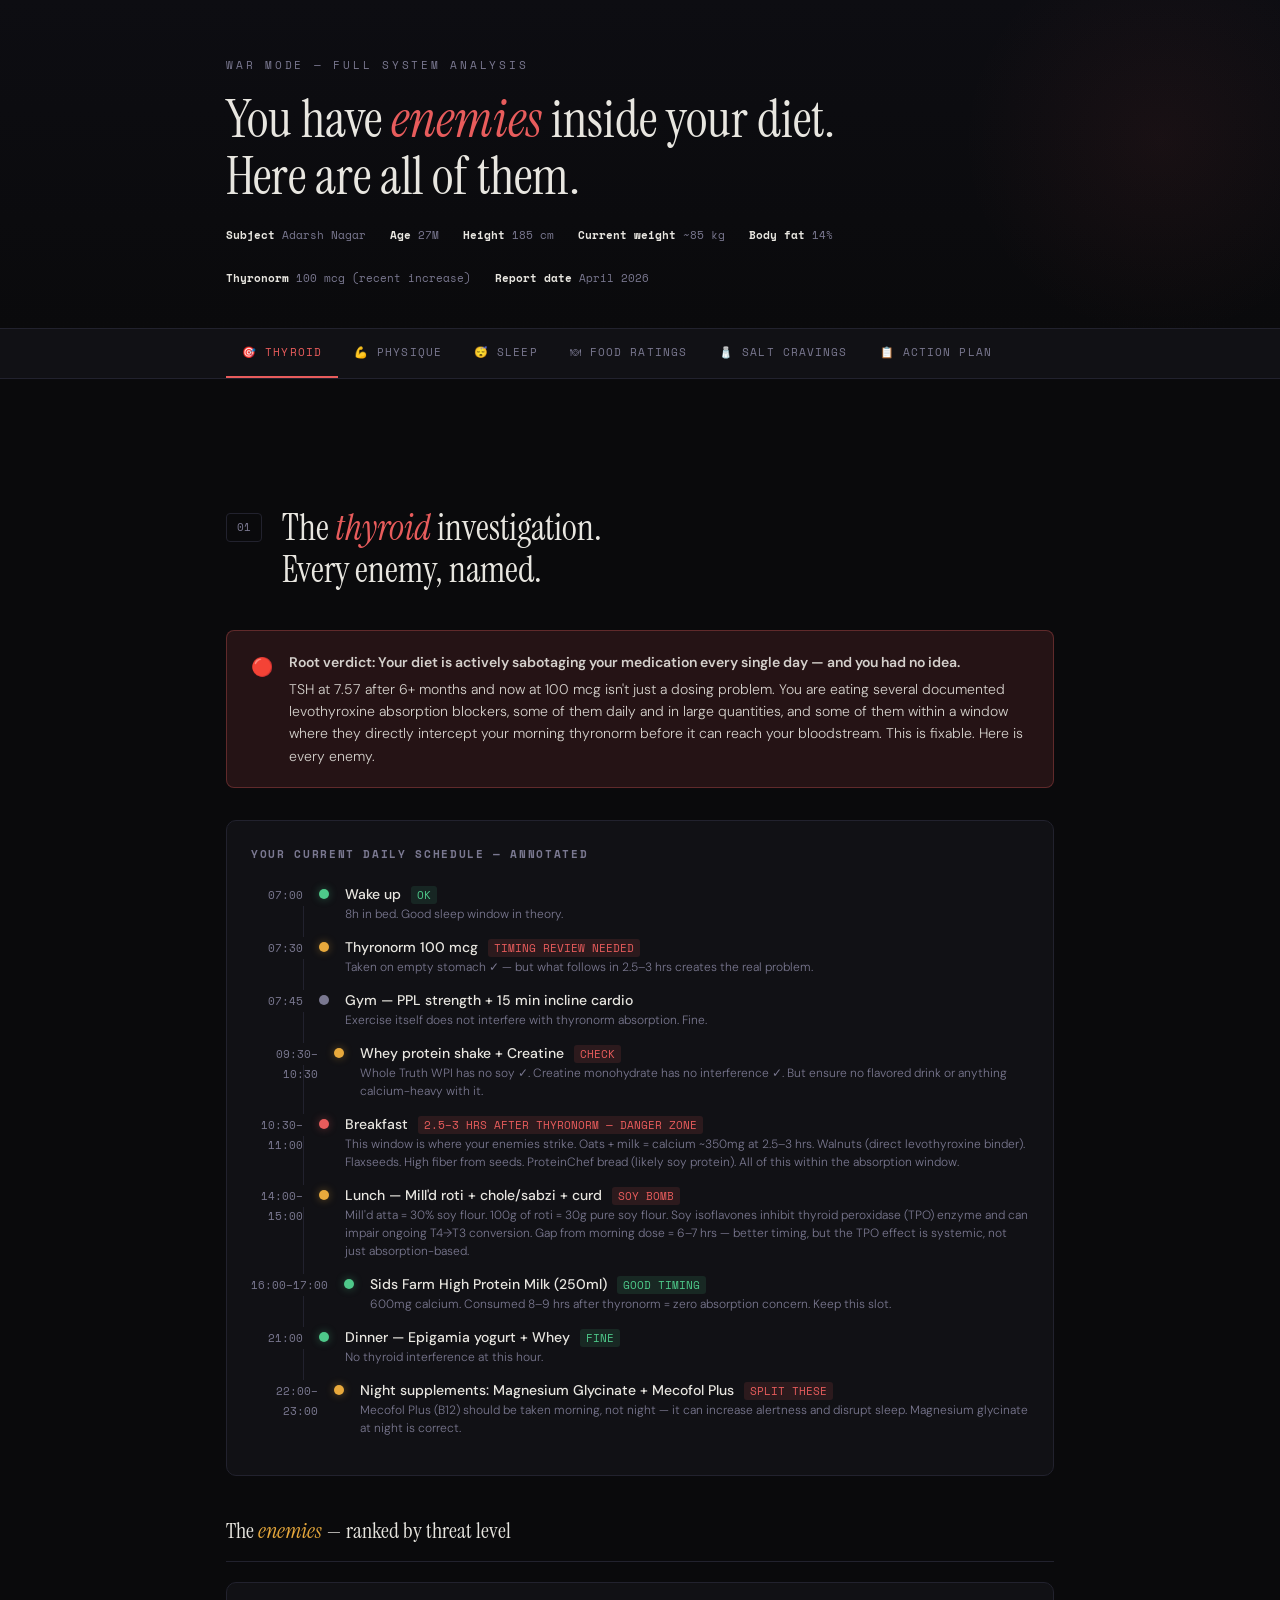
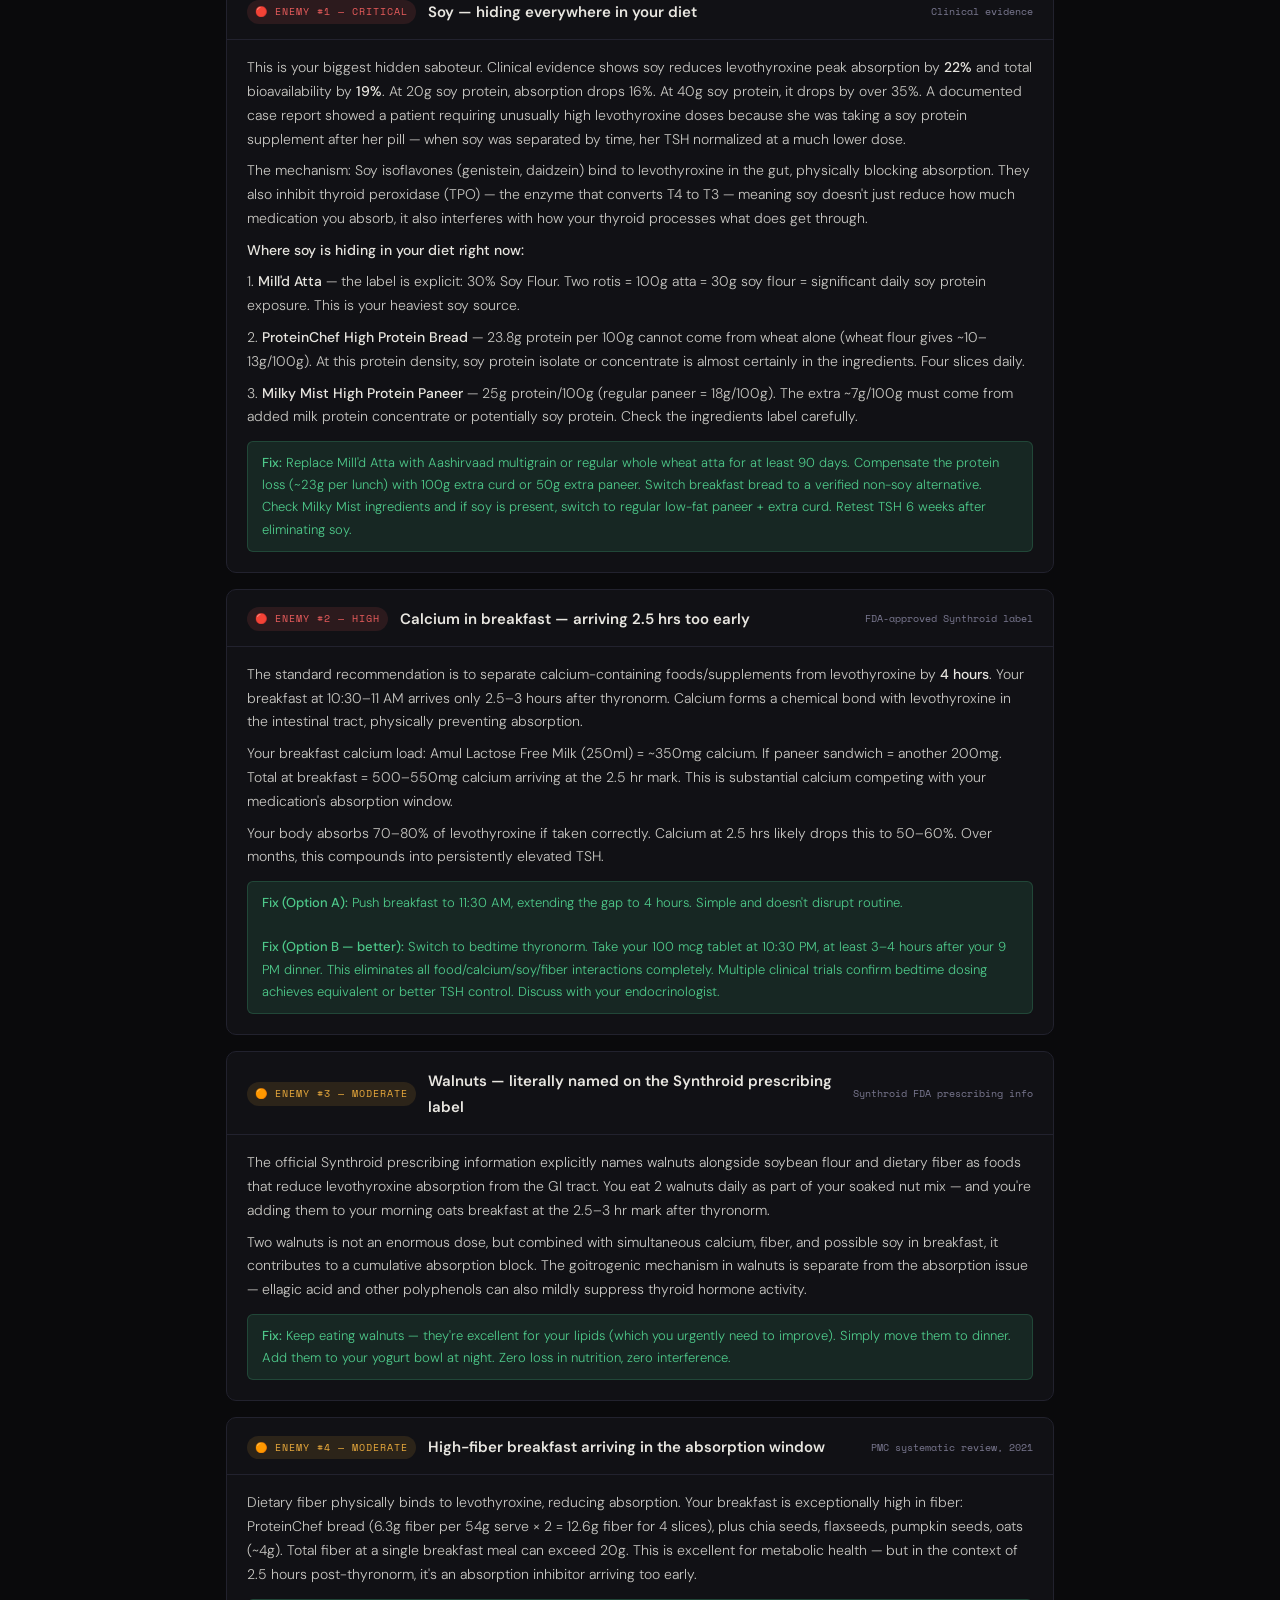
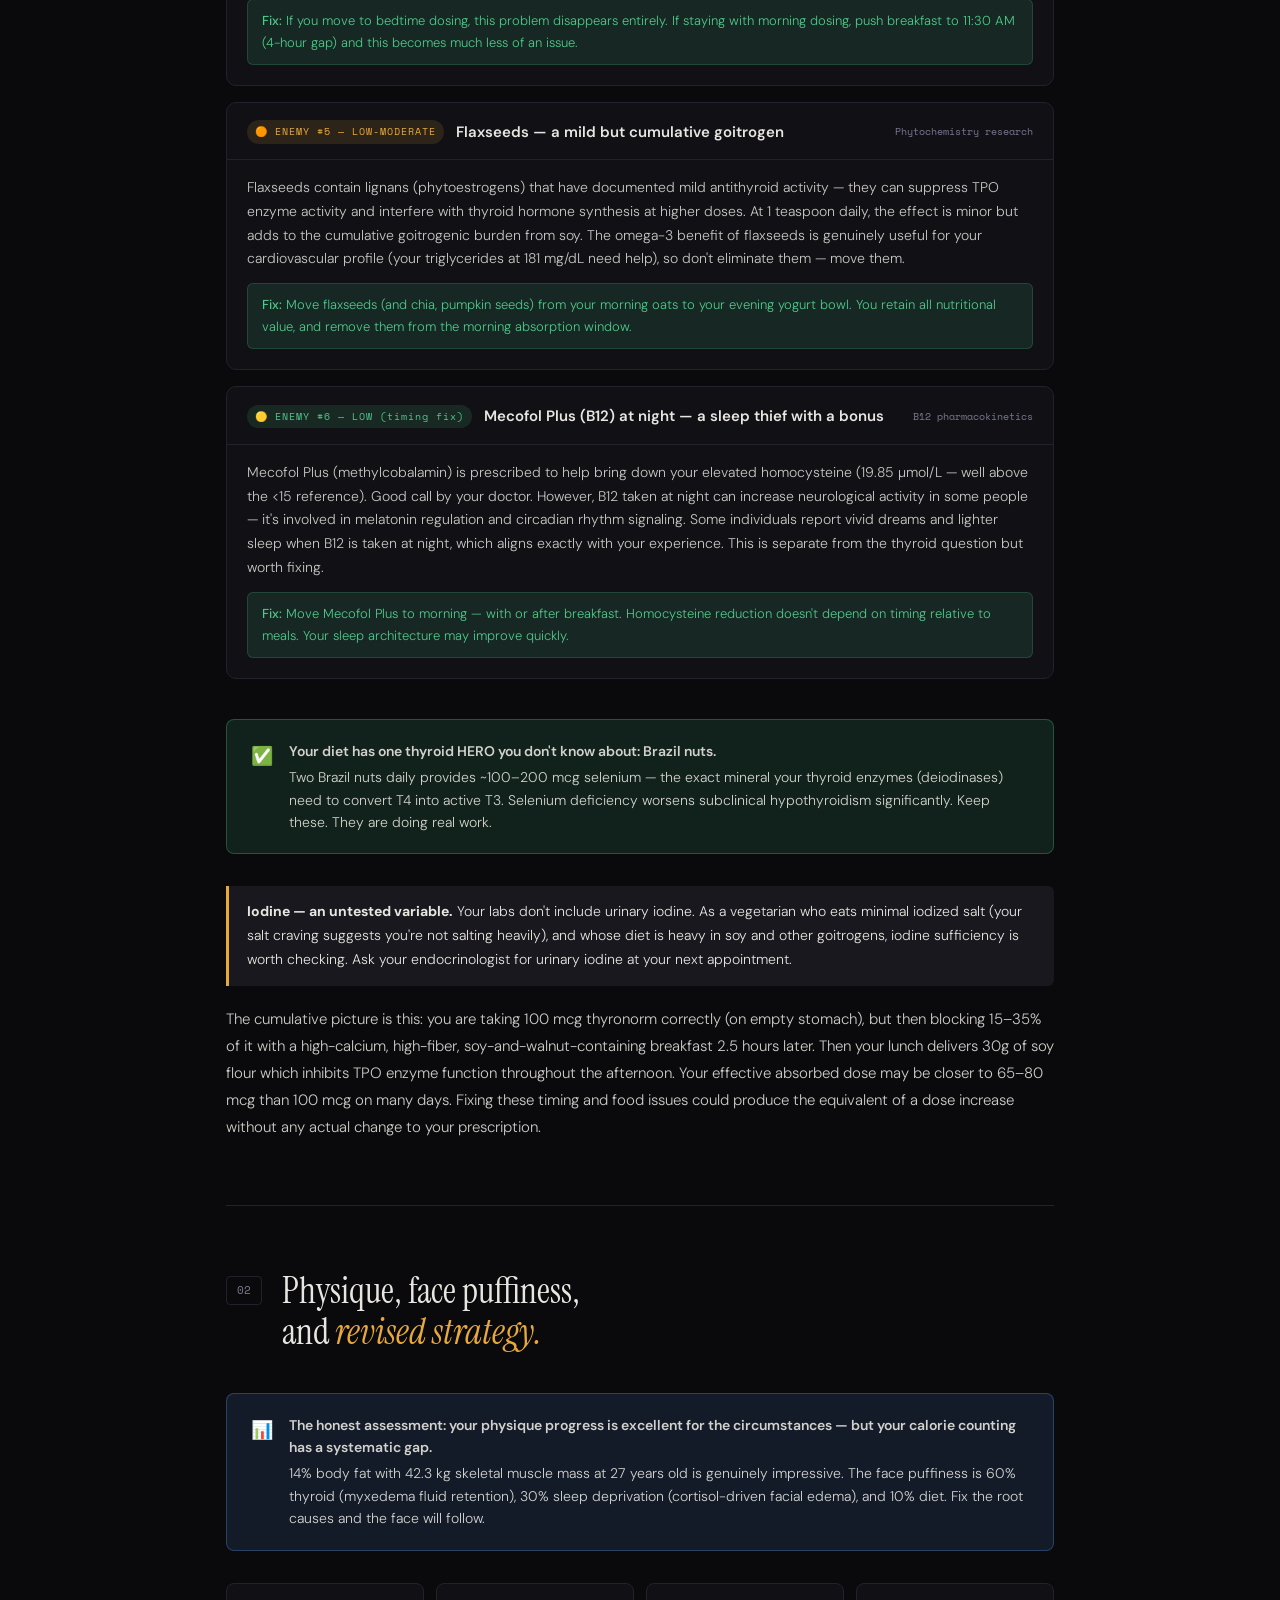
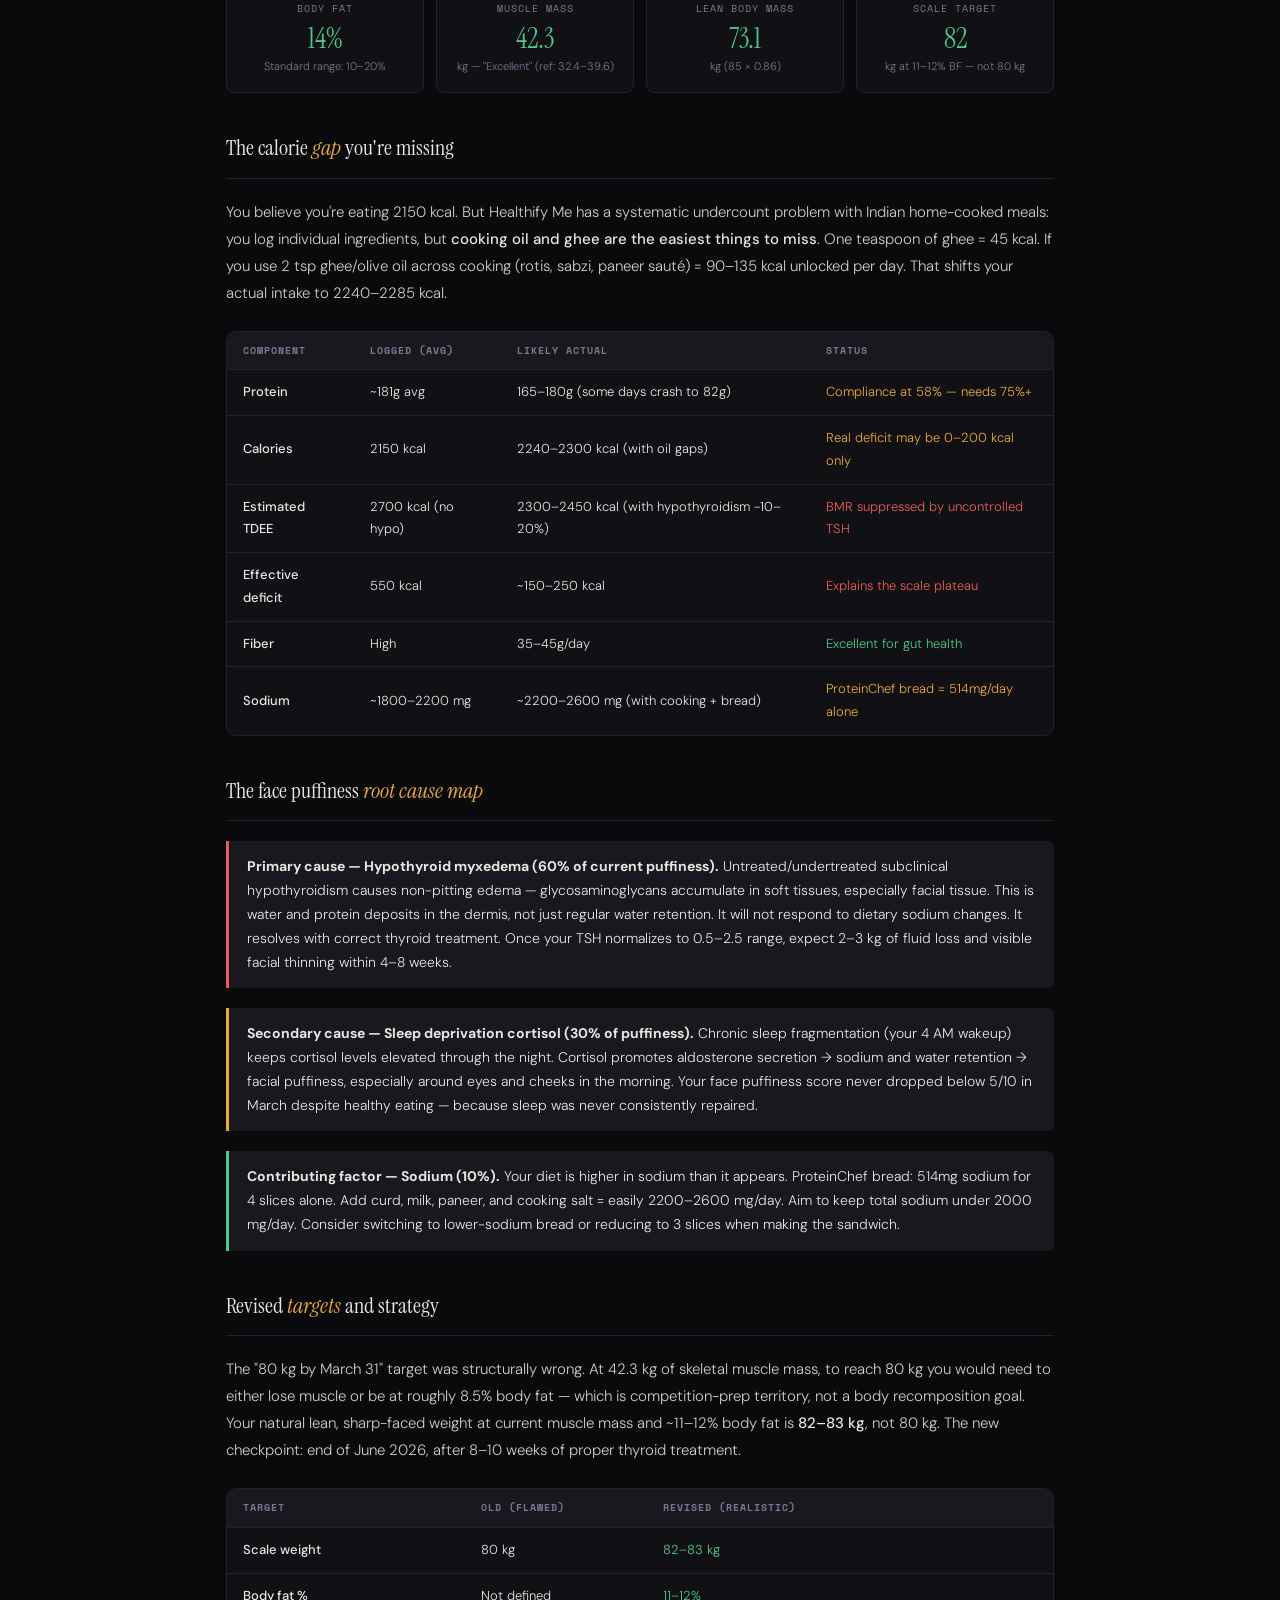
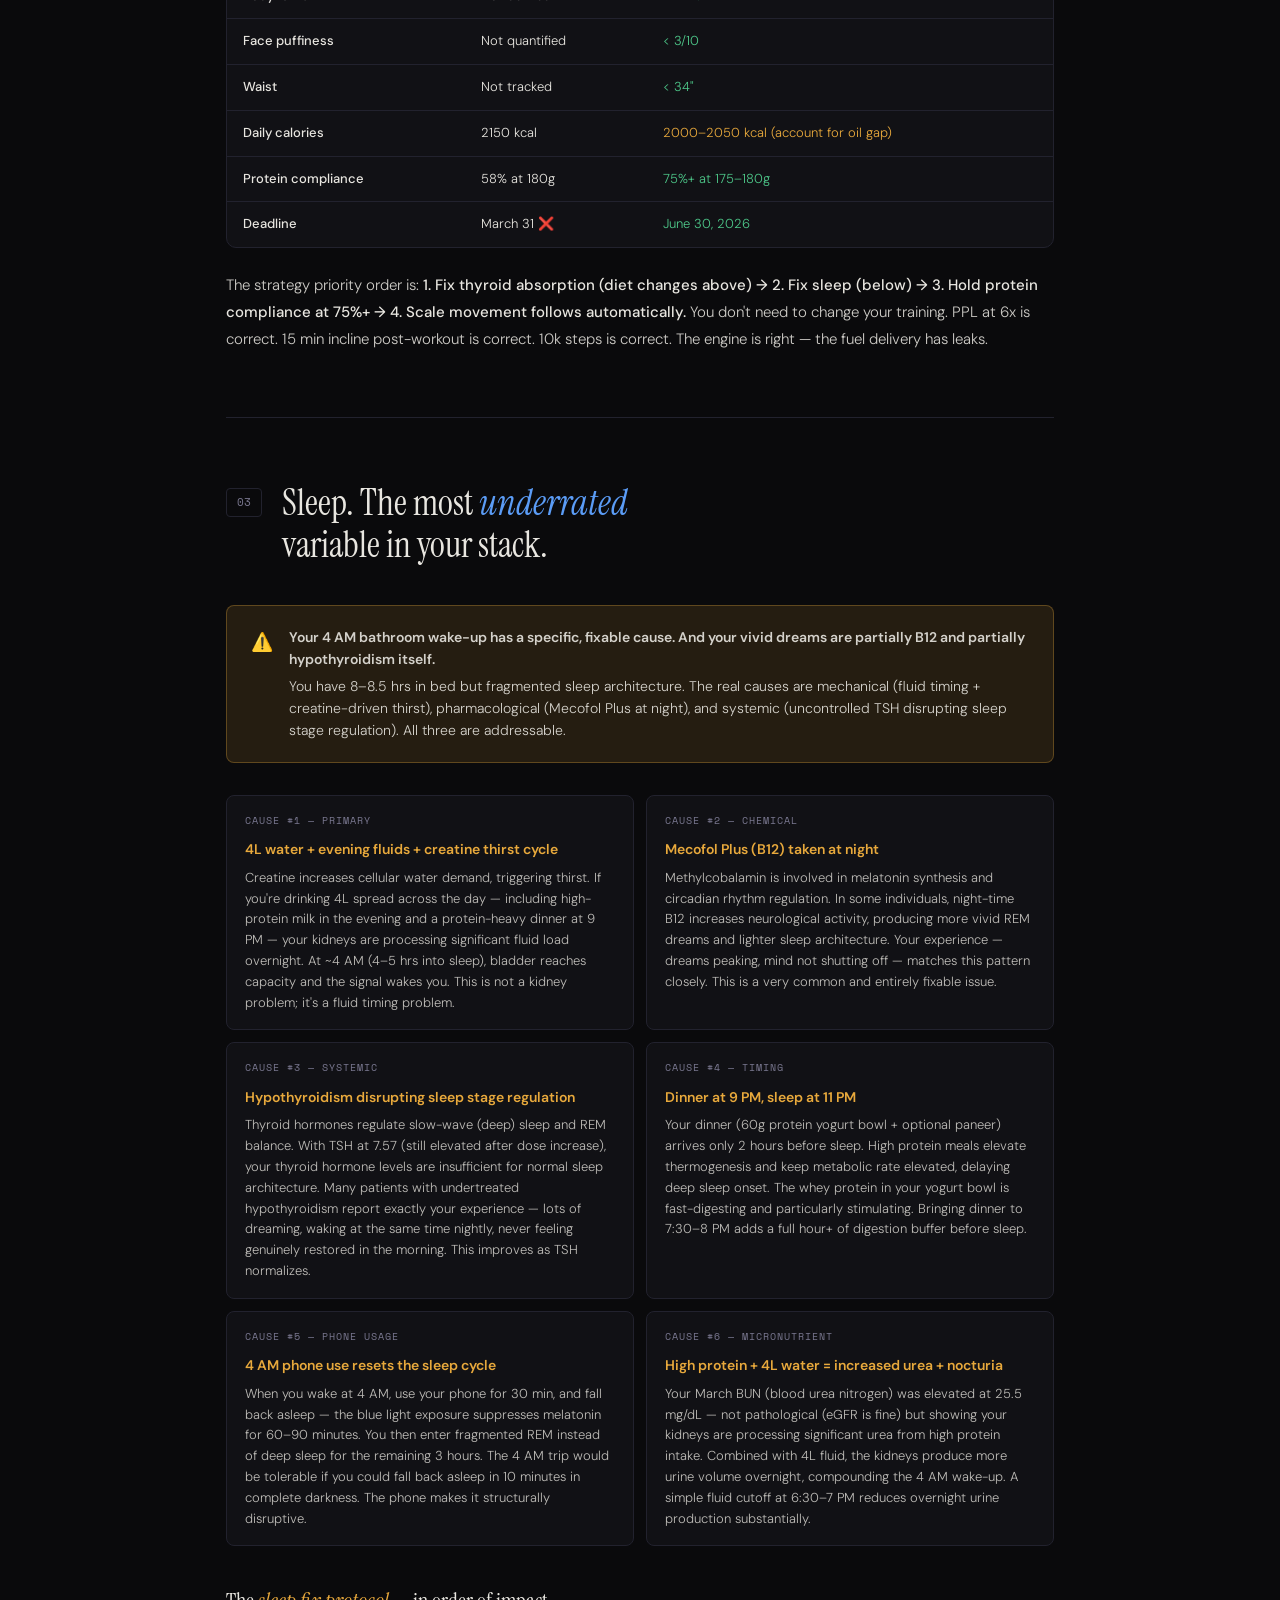
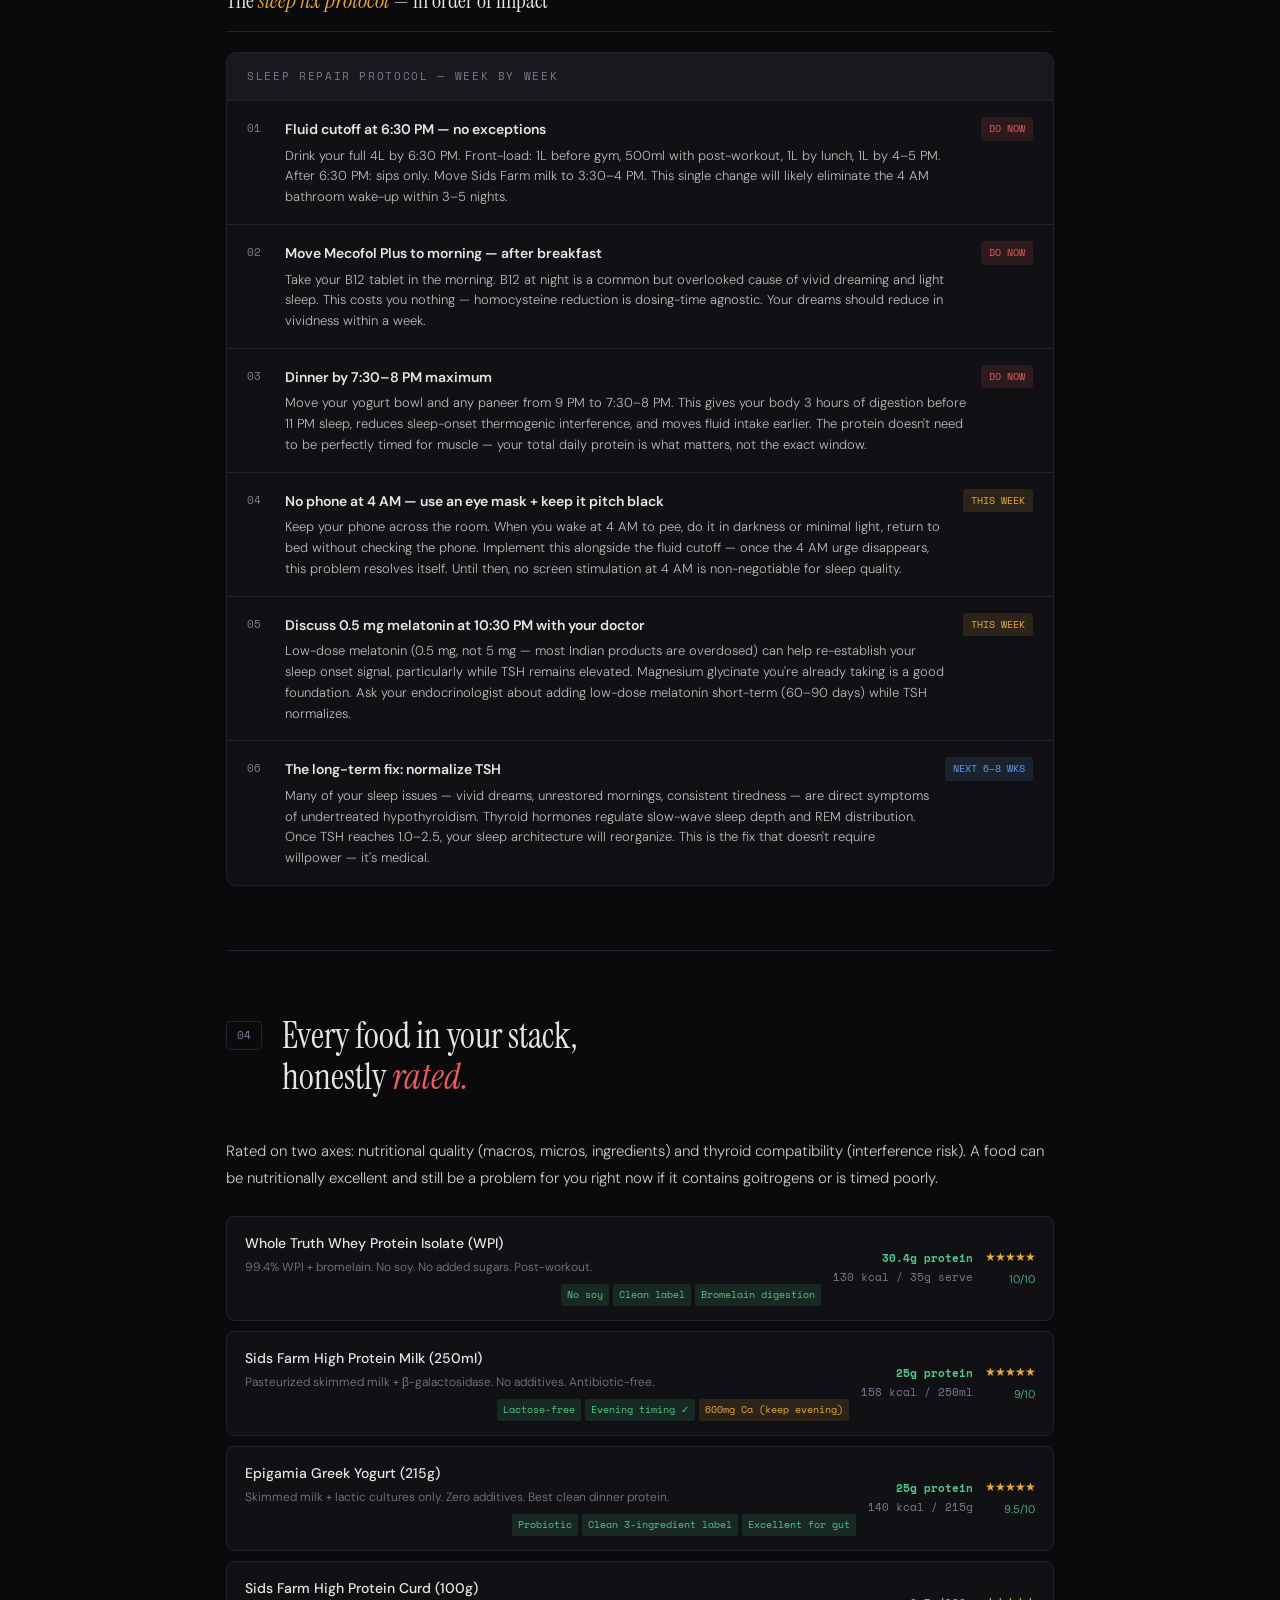
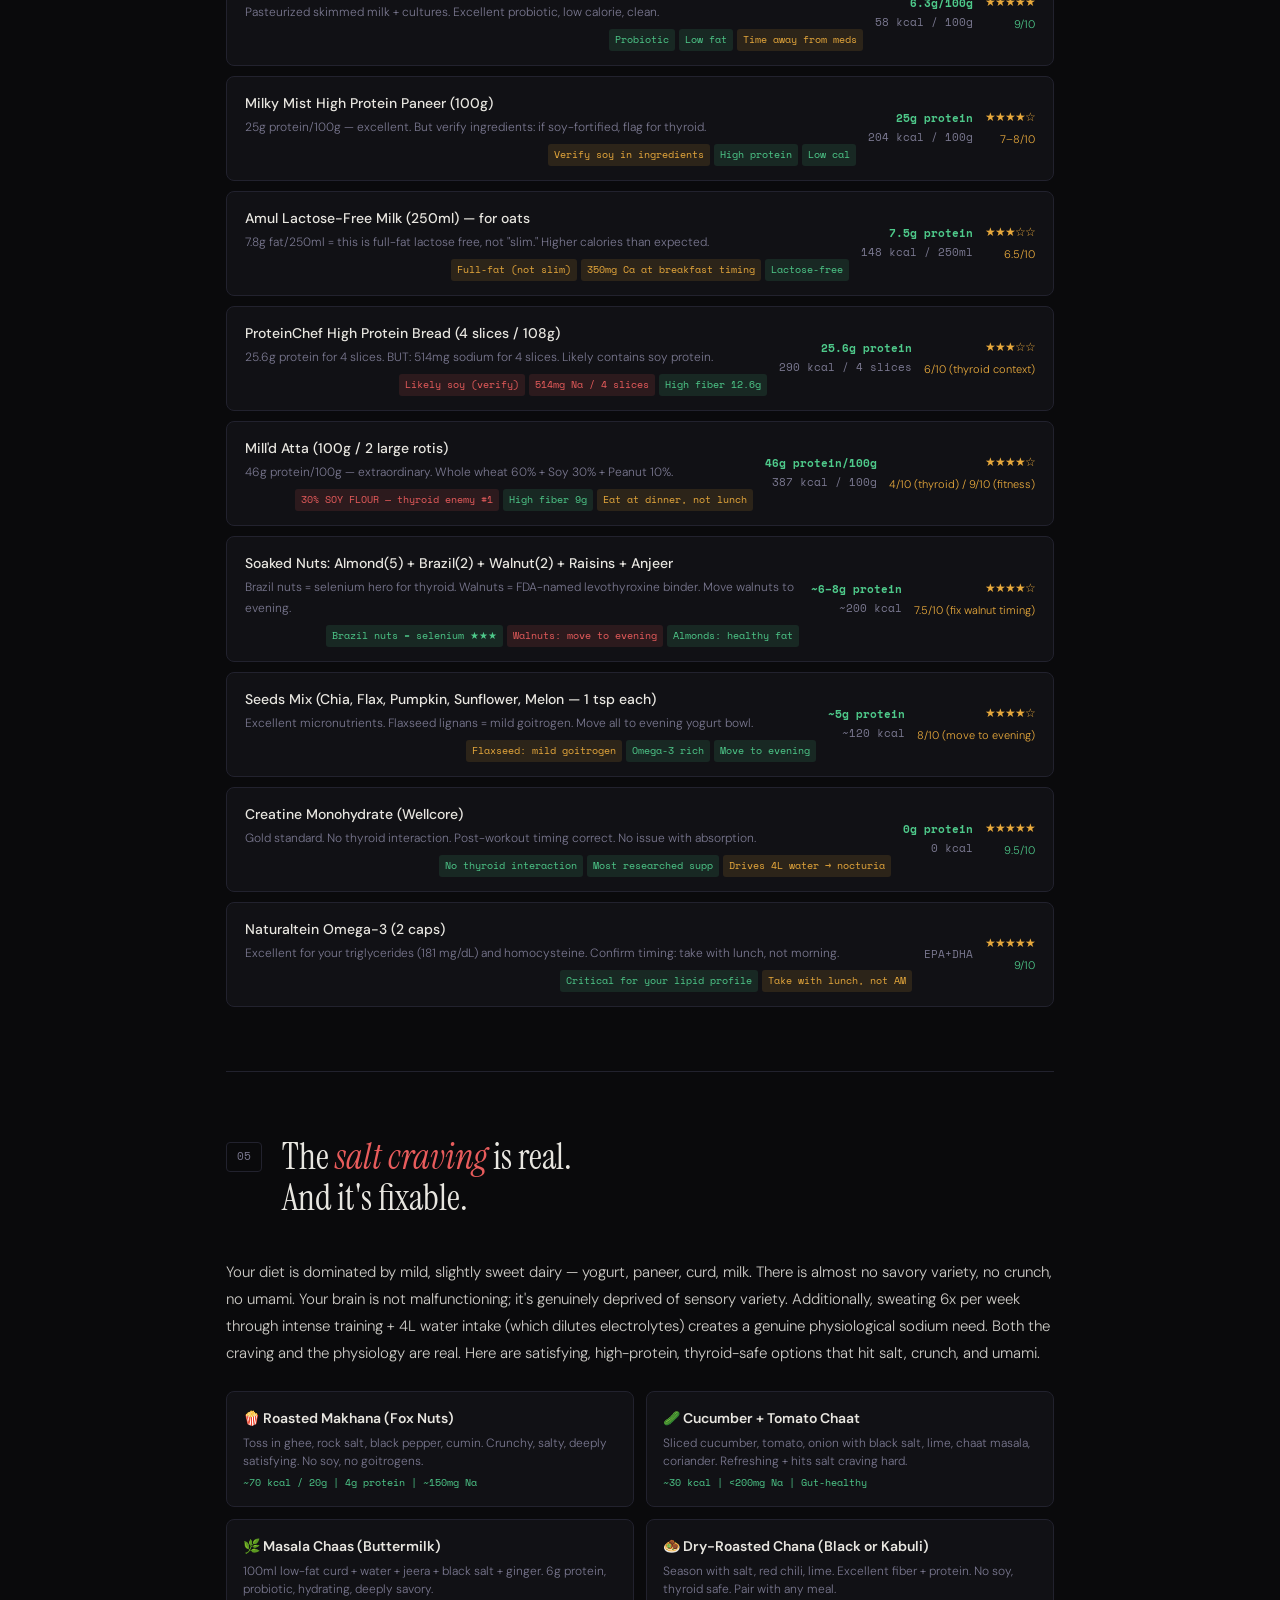
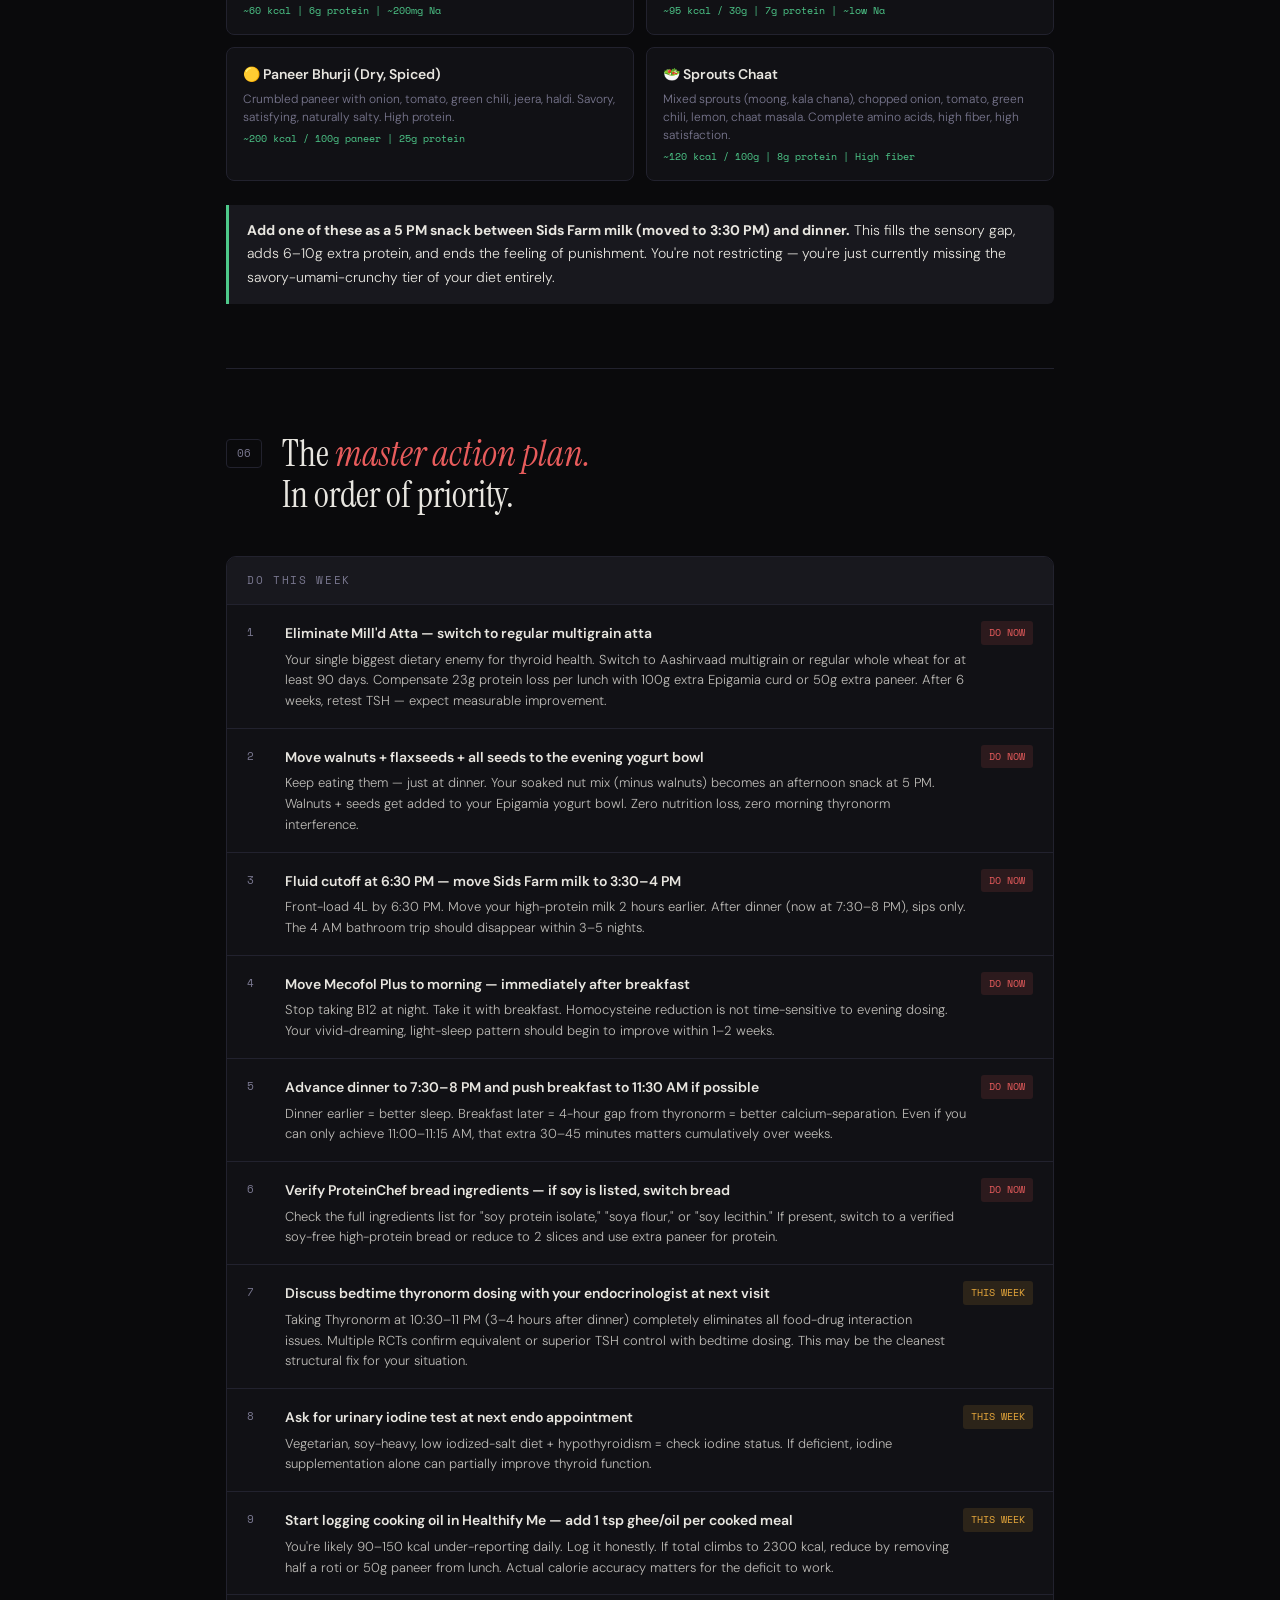
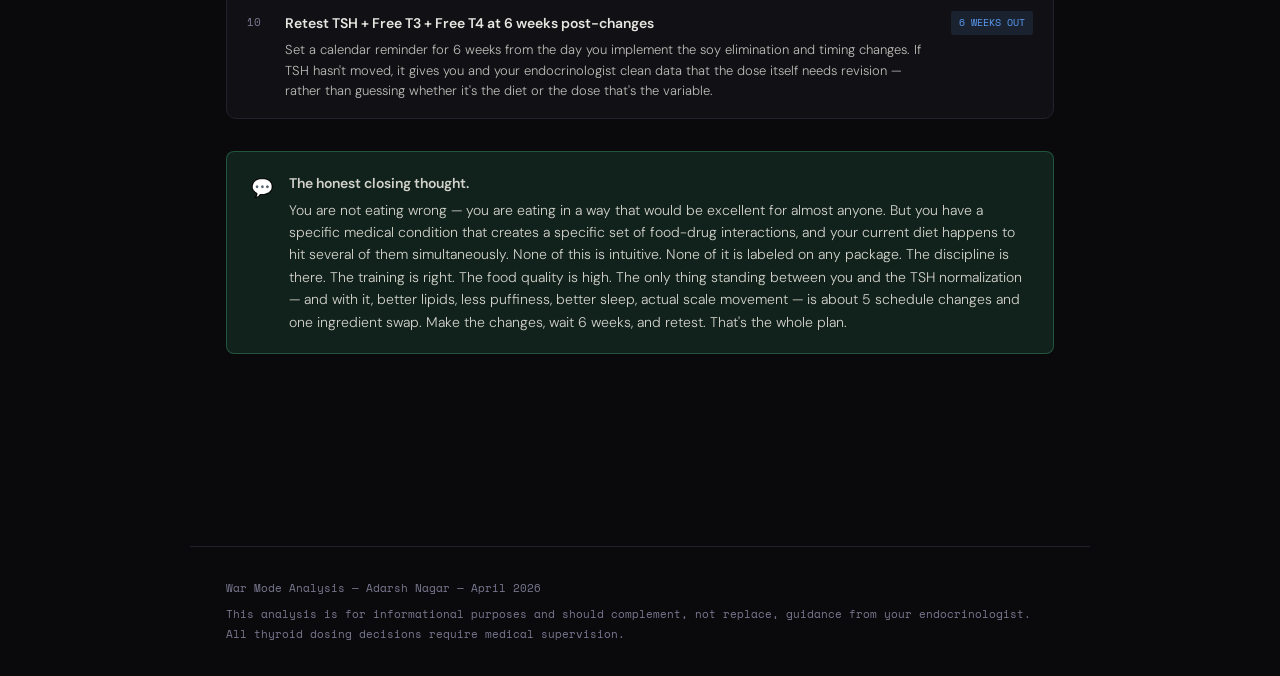
<file: Phase 1 Archive/War Mode Phase 1 Analysis.html>
<!DOCTYPE html>
<html lang="en">
<head>
<meta charset="UTF-8">
<meta name="viewport" content="width=device-width, initial-scale=1.0">
<title>WAR MODE — Full System Analysis | Adarsh Nagar</title>
<link href="https://fonts.googleapis.com/css2?family=Space+Mono:ital,wght@0,400;0,700;1,400&family=Instrument+Serif:ital@0;1&family=DM+Sans:wght@300;400;500;600&display=swap" rel="stylesheet">
<style>
:root {
  --bg: #0a0a0c;
  --surface: #111115;
  --surface2: #18181e;
  --border: #22222e;
  --text: #e8e6e0;
  --muted: #7a7890;
  --red: #e85c5c;
  --amber: #e8a93c;
  --green: #4ec98a;
  --blue: #5b9cf6;
  --purple: #9b74e8;
  --red-dim: rgba(232,92,92,0.12);
  --amber-dim: rgba(232,169,60,0.12);
  --green-dim: rgba(78,201,138,0.12);
  --blue-dim: rgba(91,156,246,0.12);
}
* { margin: 0; padding: 0; box-sizing: border-box; }
html { scroll-behavior: smooth; }
body {
  background: var(--bg);
  color: var(--text);
  font-family: 'DM Sans', sans-serif;
  font-weight: 300;
  font-size: 15px;
  line-height: 1.75;
}

/* HEADER */
.header {
  background: linear-gradient(180deg, #0d0d12 0%, var(--bg) 100%);
  border-bottom: 1px solid var(--border);
  padding: 56px 0 40px;
  position: relative;
  overflow: hidden;
}
.header::before {
  content: '';
  position: absolute;
  top: -60px; right: -80px;
  width: 400px; height: 400px;
  background: radial-gradient(circle, rgba(232,92,92,0.06) 0%, transparent 70%);
  pointer-events: none;
}
.header-inner {
  max-width: 900px;
  margin: 0 auto;
  padding: 0 36px;
}
.header-label {
  font-family: 'Space Mono', monospace;
  font-size: 11px;
  letter-spacing: 0.25em;
  color: var(--muted);
  text-transform: uppercase;
  margin-bottom: 16px;
}
.header h1 {
  font-family: 'Instrument Serif', serif;
  font-size: clamp(32px, 5vw, 52px);
  font-weight: 400;
  line-height: 1.1;
  margin-bottom: 8px;
  color: var(--text);
}
.header h1 span { color: var(--red); font-style: italic; }
.header-meta {
  font-family: 'Space Mono', monospace;
  font-size: 11px;
  color: var(--muted);
  margin-top: 20px;
  display: flex;
  gap: 24px;
  flex-wrap: wrap;
}
.header-meta strong { color: var(--text); }

/* NAV */
.nav {
  background: var(--surface);
  border-bottom: 1px solid var(--border);
  position: sticky;
  top: 0;
  z-index: 100;
}
.nav-inner {
  max-width: 900px;
  margin: 0 auto;
  padding: 0 36px;
  display: flex;
  gap: 0;
  overflow-x: auto;
}
.nav a {
  font-family: 'Space Mono', monospace;
  font-size: 11px;
  letter-spacing: 0.1em;
  text-transform: uppercase;
  color: var(--muted);
  text-decoration: none;
  padding: 14px 16px;
  border-bottom: 2px solid transparent;
  white-space: nowrap;
  transition: color 0.2s, border-color 0.2s;
}
.nav a:hover { color: var(--text); border-color: var(--border); }
.nav a.red { color: var(--red); border-color: var(--red); }

/* MAIN */
.main {
  max-width: 900px;
  margin: 0 auto;
  padding: 0 36px 80px;
}

/* SECTIONS */
.section {
  margin-top: 64px;
  padding-top: 64px;
  border-top: 1px solid var(--border);
}
.section:first-child { border-top: none; }

.section-header {
  display: flex;
  align-items: flex-start;
  gap: 20px;
  margin-bottom: 40px;
}
.section-num {
  font-family: 'Space Mono', monospace;
  font-size: 11px;
  color: var(--muted);
  padding: 4px 10px;
  border: 1px solid var(--border);
  border-radius: 4px;
  margin-top: 6px;
  white-space: nowrap;
}
.section-title {
  font-family: 'Instrument Serif', serif;
  font-size: clamp(24px, 4vw, 36px);
  font-weight: 400;
  line-height: 1.15;
}
.section-title em { font-style: italic; color: var(--red); }
.section-title.amber em { color: var(--amber); }
.section-title.blue em { color: var(--blue); }

/* VERDICT BANNER */
.verdict {
  background: var(--red-dim);
  border: 1px solid rgba(232,92,92,0.3);
  border-radius: 8px;
  padding: 20px 24px;
  margin-bottom: 32px;
  display: flex;
  gap: 16px;
  align-items: flex-start;
}
.verdict.amber { background: var(--amber-dim); border-color: rgba(232,169,60,0.3); }
.verdict.green { background: var(--green-dim); border-color: rgba(78,201,138,0.3); }
.verdict.blue { background: var(--blue-dim); border-color: rgba(91,156,246,0.3); }
.verdict-icon {
  font-size: 18px;
  margin-top: 1px;
}
.verdict-text strong {
  display: block;
  font-weight: 600;
  font-size: 14px;
  margin-bottom: 4px;
}
.verdict-text { font-size: 14px; line-height: 1.6; color: var(--text); opacity: 0.9; }

/* ENEMY CARDS */
.enemies {
  display: flex;
  flex-direction: column;
  gap: 16px;
  margin-bottom: 40px;
}
.enemy {
  background: var(--surface);
  border: 1px solid var(--border);
  border-radius: 10px;
  overflow: hidden;
}
.enemy-header {
  padding: 16px 20px 14px;
  display: flex;
  align-items: center;
  gap: 12px;
  border-bottom: 1px solid var(--border);
  cursor: pointer;
}
.enemy-rank {
  font-family: 'Space Mono', monospace;
  font-size: 10px;
  letter-spacing: 0.1em;
  padding: 3px 8px;
  border-radius: 20px;
  background: var(--red-dim);
  color: var(--red);
  white-space: nowrap;
}
.enemy-rank.amber { background: var(--amber-dim); color: var(--amber); }
.enemy-rank.green { background: var(--green-dim); color: var(--green); }
.enemy-name {
  font-weight: 600;
  font-size: 15px;
  flex: 1;
}
.enemy-source {
  font-family: 'Space Mono', monospace;
  font-size: 10px;
  color: var(--muted);
}
.enemy-body {
  padding: 16px 20px 20px;
  font-size: 14px;
  line-height: 1.7;
  color: rgba(232,230,224,0.85);
}
.enemy-body p { margin-bottom: 8px; }
.enemy-body p:last-child { margin-bottom: 0; }
.enemy-body strong { color: var(--text); font-weight: 500; }
.enemy-body .fix {
  margin-top: 12px;
  padding: 10px 14px;
  background: var(--green-dim);
  border: 1px solid rgba(78,201,138,0.2);
  border-radius: 6px;
  font-size: 13px;
  color: var(--green);
}
.enemy-body .fix strong { color: var(--green); }

/* SCHEDULE VISUAL */
.timeline {
  background: var(--surface);
  border: 1px solid var(--border);
  border-radius: 10px;
  padding: 24px 24px;
  margin-bottom: 32px;
}
.timeline h4 {
  font-family: 'Space Mono', monospace;
  font-size: 11px;
  letter-spacing: 0.15em;
  color: var(--muted);
  text-transform: uppercase;
  margin-bottom: 20px;
}
.tl-row {
  display: flex;
  align-items: flex-start;
  gap: 16px;
  margin-bottom: 14px;
  position: relative;
}
.tl-row::before {
  content: '';
  position: absolute;
  left: 52px;
  top: 22px;
  bottom: -14px;
  width: 1px;
  background: var(--border);
}
.tl-row:last-child::before { display: none; }
.tl-time {
  font-family: 'Space Mono', monospace;
  font-size: 11px;
  color: var(--muted);
  min-width: 52px;
  padding-top: 2px;
  text-align: right;
}
.tl-dot {
  width: 10px; height: 10px;
  border-radius: 50%;
  background: var(--border);
  margin-top: 5px;
  flex-shrink: 0;
  position: relative;
  z-index: 1;
}
.tl-dot.red { background: var(--red); box-shadow: 0 0 8px rgba(232,92,92,0.4); }
.tl-dot.amber { background: var(--amber); box-shadow: 0 0 8px rgba(232,169,60,0.4); }
.tl-dot.green { background: var(--green); box-shadow: 0 0 8px rgba(78,201,138,0.4); }
.tl-dot.blue { background: var(--blue); }
.tl-dot.muted { background: var(--muted); }
.tl-label {
  font-size: 14px;
  line-height: 1.5;
}
.tl-label strong { font-weight: 500; }
.tl-label small {
  display: block;
  font-size: 12px;
  color: var(--muted);
}
.tl-label .warn {
  display: inline;
  background: var(--red-dim);
  color: var(--red);
  font-size: 11px;
  padding: 1px 6px;
  border-radius: 3px;
  font-family: 'Space Mono', monospace;
  margin-left: 6px;
}
.tl-label .ok {
  display: inline;
  background: var(--green-dim);
  color: var(--green);
  font-size: 11px;
  padding: 1px 6px;
  border-radius: 3px;
  font-family: 'Space Mono', monospace;
  margin-left: 6px;
}

/* FOOD RATING TABLE */
.food-grid {
  display: flex;
  flex-direction: column;
  gap: 10px;
  margin-bottom: 32px;
}
.food-item {
  background: var(--surface);
  border: 1px solid var(--border);
  border-radius: 8px;
  padding: 14px 18px;
  display: grid;
  grid-template-columns: 1fr auto auto;
  gap: 12px;
  align-items: center;
}
.food-name { font-weight: 500; font-size: 14px; }
.food-name small { display: block; font-weight: 300; font-size: 12px; color: var(--muted); margin-top: 2px; }
.food-macro {
  font-family: 'Space Mono', monospace;
  font-size: 11px;
  color: var(--muted);
  text-align: right;
}
.food-macro strong { color: var(--green); display: block; }
.food-rating {
  display: flex;
  gap: 2px;
  flex-direction: column;
  align-items: flex-end;
}
.stars { color: var(--amber); font-size: 12px; letter-spacing: -1px; }
.food-flags {
  display: flex;
  gap: 4px;
  flex-wrap: wrap;
  justify-content: flex-end;
  margin-top: 6px;
}
.flag {
  font-family: 'Space Mono', monospace;
  font-size: 10px;
  padding: 2px 6px;
  border-radius: 3px;
}
.flag.warn { background: var(--red-dim); color: var(--red); }
.flag.ok { background: var(--green-dim); color: var(--green); }
.flag.info { background: var(--blue-dim); color: var(--blue); }
.flag.caution { background: var(--amber-dim); color: var(--amber); }

/* MACRO TABLE */
.macro-table {
  background: var(--surface);
  border: 1px solid var(--border);
  border-radius: 10px;
  overflow: hidden;
  margin-bottom: 24px;
}
.macro-table table {
  width: 100%;
  border-collapse: collapse;
}
.macro-table th {
  font-family: 'Space Mono', monospace;
  font-size: 10px;
  letter-spacing: 0.1em;
  text-transform: uppercase;
  color: var(--muted);
  padding: 10px 16px;
  text-align: left;
  background: var(--surface2);
  border-bottom: 1px solid var(--border);
}
.macro-table td {
  padding: 11px 16px;
  font-size: 13px;
  border-bottom: 1px solid var(--border);
}
.macro-table tr:last-child td { border-bottom: none; }
.macro-table td:first-child { font-weight: 500; }
.macro-table .good { color: var(--green); }
.macro-table .warn { color: var(--amber); }
.macro-table .bad { color: var(--red); }

/* SLEEP SECTION */
.sleep-causes {
  display: grid;
  grid-template-columns: 1fr 1fr;
  gap: 12px;
  margin-bottom: 32px;
}
@media (max-width: 640px) { .sleep-causes { grid-template-columns: 1fr; } }
.sleep-cause {
  background: var(--surface);
  border: 1px solid var(--border);
  border-radius: 8px;
  padding: 16px 18px;
}
.sleep-cause .cause-label {
  font-family: 'Space Mono', monospace;
  font-size: 10px;
  letter-spacing: 0.1em;
  color: var(--muted);
  text-transform: uppercase;
  margin-bottom: 8px;
}
.sleep-cause h4 {
  font-size: 14px;
  font-weight: 600;
  margin-bottom: 6px;
  color: var(--amber);
}
.sleep-cause p {
  font-size: 13px;
  line-height: 1.6;
  color: rgba(232,230,224,0.8);
}

/* ACTION PLAN */
.action-plan {
  background: var(--surface);
  border: 1px solid var(--border);
  border-radius: 10px;
  overflow: hidden;
  margin-bottom: 32px;
}
.action-plan-header {
  padding: 14px 20px;
  background: var(--surface2);
  border-bottom: 1px solid var(--border);
  font-family: 'Space Mono', monospace;
  font-size: 11px;
  letter-spacing: 0.15em;
  color: var(--muted);
  text-transform: uppercase;
}
.action-item {
  padding: 16px 20px;
  border-bottom: 1px solid var(--border);
  display: flex;
  gap: 14px;
  align-items: flex-start;
}
.action-item:last-child { border-bottom: none; }
.action-num {
  font-family: 'Space Mono', monospace;
  font-size: 11px;
  color: var(--muted);
  min-width: 24px;
  padding-top: 2px;
}
.action-content { flex: 1; }
.action-content strong { font-weight: 600; font-size: 14px; display: block; margin-bottom: 4px; }
.action-content p { font-size: 13px; line-height: 1.6; color: rgba(232,230,224,0.8); }
.action-priority {
  font-family: 'Space Mono', monospace;
  font-size: 10px;
  padding: 3px 8px;
  border-radius: 3px;
  white-space: nowrap;
  height: fit-content;
}
.priority-now { background: var(--red-dim); color: var(--red); }
.priority-week { background: var(--amber-dim); color: var(--amber); }
.priority-month { background: var(--blue-dim); color: var(--blue); }

/* PHYSIQUE */
.metrics-row {
  display: grid;
  grid-template-columns: repeat(4, 1fr);
  gap: 12px;
  margin-bottom: 32px;
}
@media (max-width: 640px) { .metrics-row { grid-template-columns: 1fr 1fr; } }
.metric-card {
  background: var(--surface);
  border: 1px solid var(--border);
  border-radius: 8px;
  padding: 16px;
  text-align: center;
}
.metric-card .label {
  font-family: 'Space Mono', monospace;
  font-size: 10px;
  letter-spacing: 0.1em;
  color: var(--muted);
  text-transform: uppercase;
  margin-bottom: 8px;
}
.metric-card .value {
  font-family: 'Instrument Serif', serif;
  font-size: 28px;
  font-weight: 400;
  color: var(--green);
  line-height: 1;
  margin-bottom: 4px;
}
.metric-card .sub { font-size: 11px; color: var(--muted); }

/* PROSE */
.prose {
  font-size: 15px;
  line-height: 1.8;
  color: rgba(232,230,224,0.88);
  margin-bottom: 24px;
}
.prose strong { color: var(--text); font-weight: 500; }
.prose em { font-style: italic; color: var(--amber); }

/* DIVIDER */
.subsection {
  margin-top: 36px;
  margin-bottom: 20px;
}
.subsection h3 {
  font-family: 'Instrument Serif', serif;
  font-size: 22px;
  font-weight: 400;
  color: var(--text);
  padding-bottom: 10px;
  border-bottom: 1px solid var(--border);
}
.subsection h3 span { color: var(--amber); font-style: italic; }

/* SALT SECTION */
.salt-grid {
  display: grid;
  grid-template-columns: 1fr 1fr;
  gap: 12px;
  margin-bottom: 24px;
}
@media (max-width: 640px) { .salt-grid { grid-template-columns: 1fr; } }
.salt-item {
  background: var(--surface);
  border: 1px solid var(--border);
  border-radius: 8px;
  padding: 14px 16px;
}
.salt-item h4 { font-size: 14px; font-weight: 600; margin-bottom: 4px; }
.salt-item p { font-size: 12px; color: var(--muted); line-height: 1.5; }
.salt-item .cal { font-family: 'Space Mono', monospace; font-size: 10px; color: var(--green); margin-top: 4px; }

/* FOOTER */
.footer {
  border-top: 1px solid var(--border);
  margin-top: 80px;
  padding: 32px 36px;
  max-width: 900px;
  margin-left: auto;
  margin-right: auto;
  font-family: 'Space Mono', monospace;
  font-size: 11px;
  color: var(--muted);
  line-height: 1.8;
}

/* ANIMATIONS */
@keyframes fadeUp {
  from { opacity: 0; transform: translateY(12px); }
  to { opacity: 1; transform: translateY(0); }
}
.section { animation: fadeUp 0.4s ease both; }

.highlight-box {
  background: var(--surface2);
  border-left: 3px solid var(--amber);
  border-radius: 0 6px 6px 0;
  padding: 14px 18px;
  margin-bottom: 20px;
  font-size: 14px;
  line-height: 1.7;
}
.highlight-box.red { border-left-color: var(--red); }
.highlight-box.green { border-left-color: var(--green); }
.highlight-box.blue { border-left-color: var(--blue); }
</style>
</head>
<body>

<!-- HEADER -->
<header class="header">
  <div class="header-inner">
    <div class="header-label">War Mode — Full System Analysis</div>
    <h1>You have <span>enemies</span> inside your diet.<br>Here are all of them.</h1>
    <div class="header-meta">
      <span><strong>Subject</strong> Adarsh Nagar</span>
      <span><strong>Age</strong> 27M</span>
      <span><strong>Height</strong> 185 cm</span>
      <span><strong>Current weight</strong> ~85 kg</span>
      <span><strong>Body fat</strong> 14%</span>
      <span><strong>Thyronorm</strong> 100 mcg (recent increase)</span>
      <span><strong>Report date</strong> April 2026</span>
    </div>
  </div>
</header>

<!-- NAV -->
<nav class="nav">
  <div class="nav-inner">
    <a href="#thyroid" class="red">🎯 Thyroid</a>
    <a href="#physique">💪 Physique</a>
    <a href="#sleep">😴 Sleep</a>
    <a href="#foods">🍽 Food Ratings</a>
    <a href="#salt">🧂 Salt Cravings</a>
    <a href="#plan">📋 Action Plan</a>
  </div>
</nav>

<main class="main">

<!-- ─── SECTION 1: THYROID ─── -->
<section class="section" id="thyroid">
  <div class="section-header">
    <span class="section-num">01</span>
    <h2 class="section-title">The <em>thyroid</em> investigation.<br>Every enemy, named.</h2>
  </div>

  <div class="verdict">
    <div class="verdict-icon">🔴</div>
    <div class="verdict-text">
      <strong>Root verdict: Your diet is actively sabotaging your medication every single day — and you had no idea.</strong>
      TSH at 7.57 after 6+ months and now at 100 mcg isn't just a dosing problem. You are eating several documented levothyroxine absorption blockers, some of them daily and in large quantities, and some of them within a window where they directly intercept your morning thyronorm before it can reach your bloodstream. This is fixable. Here is every enemy.
    </div>
  </div>

  <!-- CURRENT SCHEDULE -->
  <div class="timeline">
    <h4>Your current daily schedule — annotated</h4>

    <div class="tl-row">
      <div class="tl-time">07:00</div>
      <div class="tl-dot green"></div>
      <div class="tl-label"><strong>Wake up</strong> <span class="ok">OK</span><small>8h in bed. Good sleep window in theory.</small></div>
    </div>
    <div class="tl-row">
      <div class="tl-time">07:30</div>
      <div class="tl-dot amber"></div>
      <div class="tl-label"><strong>Thyronorm 100 mcg</strong> <span class="warn">TIMING REVIEW NEEDED</span><small>Taken on empty stomach ✓ — but what follows in 2.5–3 hrs creates the real problem.</small></div>
    </div>
    <div class="tl-row">
      <div class="tl-time">07:45</div>
      <div class="tl-dot muted"></div>
      <div class="tl-label"><strong>Gym — PPL strength + 15 min incline cardio</strong><small>Exercise itself does not interfere with thyronorm absorption. Fine.</small></div>
    </div>
    <div class="tl-row">
      <div class="tl-time">09:30–10:30</div>
      <div class="tl-dot amber"></div>
      <div class="tl-label"><strong>Whey protein shake + Creatine</strong> <span class="warn">CHECK</span><small>Whole Truth WPI has no soy ✓. Creatine monohydrate has no interference ✓. But ensure no flavored drink or anything calcium-heavy with it.</small></div>
    </div>
    <div class="tl-row">
      <div class="tl-time">10:30–11:00</div>
      <div class="tl-dot red"></div>
      <div class="tl-label"><strong>Breakfast</strong> <span class="warn">2.5–3 HRS AFTER THYRONORM — DANGER ZONE</span><small>This window is where your enemies strike. Oats + milk = calcium ~350mg at 2.5–3 hrs. Walnuts (direct levothyroxine binder). Flaxseeds. High fiber from seeds. ProteinChef bread (likely soy protein). All of this within the absorption window.</small></div>
    </div>
    <div class="tl-row">
      <div class="tl-time">14:00–15:00</div>
      <div class="tl-dot amber"></div>
      <div class="tl-label"><strong>Lunch — Mill'd roti + chole/sabzi + curd</strong> <span class="warn">SOY BOMB</span><small>Mill'd atta = 30% soy flour. 100g of roti = 30g pure soy flour. Soy isoflavones inhibit thyroid peroxidase (TPO) enzyme and can impair ongoing T4→T3 conversion. Gap from morning dose = 6–7 hrs — better timing, but the TPO effect is systemic, not just absorption-based.</small></div>
    </div>
    <div class="tl-row">
      <div class="tl-time">16:00–17:00</div>
      <div class="tl-dot green"></div>
      <div class="tl-label"><strong>Sids Farm High Protein Milk (250ml)</strong> <span class="ok">GOOD TIMING</span><small>600mg calcium. Consumed 8–9 hrs after thyronorm = zero absorption concern. Keep this slot.</small></div>
    </div>
    <div class="tl-row">
      <div class="tl-time">21:00</div>
      <div class="tl-dot green"></div>
      <div class="tl-label"><strong>Dinner — Epigamia yogurt + Whey</strong> <span class="ok">FINE</span><small>No thyroid interference at this hour.</small></div>
    </div>
    <div class="tl-row">
      <div class="tl-time">22:00–23:00</div>
      <div class="tl-dot amber"></div>
      <div class="tl-label"><strong>Night supplements: Magnesium Glycinate + Mecofol Plus</strong> <span class="warn">SPLIT THESE</span><small>Mecofol Plus (B12) should be taken morning, not night — it can increase alertness and disrupt sleep. Magnesium glycinate at night is correct.</small></div>
    </div>
  </div>

  <!-- ENEMY LIST -->
  <div class="subsection"><h3>The <span>enemies</span> — ranked by threat level</h3></div>

  <div class="enemies">

    <!-- ENEMY 1: SOY -->
    <div class="enemy">
      <div class="enemy-header">
        <span class="enemy-rank">🔴 ENEMY #1 — CRITICAL</span>
        <span class="enemy-name">Soy — hiding everywhere in your diet</span>
        <span class="enemy-source">Clinical evidence</span>
      </div>
      <div class="enemy-body">
        <p>This is your biggest hidden saboteur. Clinical evidence shows soy reduces levothyroxine peak absorption by <strong>22%</strong> and total bioavailability by <strong>19%</strong>. At 20g soy protein, absorption drops 16%. At 40g soy protein, it drops by over 35%. A documented case report showed a patient requiring unusually high levothyroxine doses because she was taking a soy protein supplement after her pill — when soy was separated by time, her TSH normalized at a much lower dose.</p>
        <p>The mechanism: Soy isoflavones (genistein, daidzein) bind to levothyroxine in the gut, physically blocking absorption. They also inhibit thyroid peroxidase (TPO) — the enzyme that converts T4 to T3 — meaning soy doesn't just reduce how much medication you absorb, it also interferes with how your thyroid processes what does get through.</p>
        <p><strong>Where soy is hiding in your diet right now:</strong></p>
        <p>1. <strong>Mill'd Atta</strong> — the label is explicit: 30% Soy Flour. Two rotis = 100g atta = 30g soy flour = significant daily soy protein exposure. This is your heaviest soy source.</p>
        <p>2. <strong>ProteinChef High Protein Bread</strong> — 23.8g protein per 100g cannot come from wheat alone (wheat flour gives ~10–13g/100g). At this protein density, soy protein isolate or concentrate is almost certainly in the ingredients. Four slices daily.</p>
        <p>3. <strong>Milky Mist High Protein Paneer</strong> — 25g protein/100g (regular paneer = 18g/100g). The extra ~7g/100g must come from added milk protein concentrate or potentially soy protein. Check the ingredients label carefully.</p>
        <div class="fix">
          <strong>Fix:</strong> Replace Mill'd Atta with Aashirvaad multigrain or regular whole wheat atta for at least 90 days. Compensate the protein loss (~23g per lunch) with 100g extra curd or 50g extra paneer. Switch breakfast bread to a verified non-soy alternative. Check Milky Mist ingredients and if soy is present, switch to regular low-fat paneer + extra curd. Retest TSH 6 weeks after eliminating soy.
        </div>
      </div>
    </div>

    <!-- ENEMY 2: CALCIUM TIMING -->
    <div class="enemy">
      <div class="enemy-header">
        <span class="enemy-rank">🔴 ENEMY #2 — HIGH</span>
        <span class="enemy-name">Calcium in breakfast — arriving 2.5 hrs too early</span>
        <span class="enemy-source">FDA-approved Synthroid label</span>
      </div>
      <div class="enemy-body">
        <p>The standard recommendation is to separate calcium-containing foods/supplements from levothyroxine by <strong>4 hours</strong>. Your breakfast at 10:30–11 AM arrives only 2.5–3 hours after thyronorm. Calcium forms a chemical bond with levothyroxine in the intestinal tract, physically preventing absorption.</p>
        <p>Your breakfast calcium load: Amul Lactose Free Milk (250ml) = ~350mg calcium. If paneer sandwich = another 200mg. Total at breakfast = 500–550mg calcium arriving at the 2.5 hr mark. This is substantial calcium competing with your medication's absorption window.</p>
        <p>Your body absorbs 70–80% of levothyroxine if taken correctly. Calcium at 2.5 hrs likely drops this to 50–60%. Over months, this compounds into persistently elevated TSH.</p>
        <div class="fix">
          <strong>Fix (Option A):</strong> Push breakfast to 11:30 AM, extending the gap to 4 hours. Simple and doesn't disrupt routine. <br><br>
          <strong>Fix (Option B — better):</strong> Switch to bedtime thyronorm. Take your 100 mcg tablet at 10:30 PM, at least 3–4 hours after your 9 PM dinner. This eliminates all food/calcium/soy/fiber interactions completely. Multiple clinical trials confirm bedtime dosing achieves equivalent or better TSH control. Discuss with your endocrinologist.
        </div>
      </div>
    </div>

    <!-- ENEMY 3: WALNUTS -->
    <div class="enemy">
      <div class="enemy-header">
        <span class="enemy-rank amber">🟠 ENEMY #3 — MODERATE</span>
        <span class="enemy-name">Walnuts — literally named on the Synthroid prescribing label</span>
        <span class="enemy-source">Synthroid FDA prescribing info</span>
      </div>
      <div class="enemy-body">
        <p>The official Synthroid prescribing information explicitly names walnuts alongside soybean flour and dietary fiber as foods that reduce levothyroxine absorption from the GI tract. You eat 2 walnuts daily as part of your soaked nut mix — and you're adding them to your morning oats breakfast at the 2.5–3 hr mark after thyronorm.</p>
        <p>Two walnuts is not an enormous dose, but combined with simultaneous calcium, fiber, and possible soy in breakfast, it contributes to a cumulative absorption block. The goitrogenic mechanism in walnuts is separate from the absorption issue — ellagic acid and other polyphenols can also mildly suppress thyroid hormone activity.</p>
        <div class="fix">
          <strong>Fix:</strong> Keep eating walnuts — they're excellent for your lipids (which you urgently need to improve). Simply move them to dinner. Add them to your yogurt bowl at night. Zero loss in nutrition, zero interference.
        </div>
      </div>
    </div>

    <!-- ENEMY 4: HIGH FIBER -->
    <div class="enemy">
      <div class="enemy-header">
        <span class="enemy-rank amber">🟠 ENEMY #4 — MODERATE</span>
        <span class="enemy-name">High-fiber breakfast arriving in the absorption window</span>
        <span class="enemy-source">PMC systematic review, 2021</span>
      </div>
      <div class="enemy-body">
        <p>Dietary fiber physically binds to levothyroxine, reducing absorption. Your breakfast is exceptionally high in fiber: ProteinChef bread (6.3g fiber per 54g serve × 2 = 12.6g fiber for 4 slices), plus chia seeds, flaxseeds, pumpkin seeds, oats (~4g). Total fiber at a single breakfast meal can exceed 20g. This is excellent for metabolic health — but in the context of 2.5 hours post-thyronorm, it's an absorption inhibitor arriving too early.</p>
        <div class="fix">
          <strong>Fix:</strong> If you move to bedtime dosing, this problem disappears entirely. If staying with morning dosing, push breakfast to 11:30 AM (4-hour gap) and this becomes much less of an issue.
        </div>
      </div>
    </div>

    <!-- ENEMY 5: FLAXSEEDS -->
    <div class="enemy">
      <div class="enemy-header">
        <span class="enemy-rank amber">🟠 ENEMY #5 — LOW-MODERATE</span>
        <span class="enemy-name">Flaxseeds — a mild but cumulative goitrogen</span>
        <span class="enemy-source">Phytochemistry research</span>
      </div>
      <div class="enemy-body">
        <p>Flaxseeds contain lignans (phytoestrogens) that have documented mild antithyroid activity — they can suppress TPO enzyme activity and interfere with thyroid hormone synthesis at higher doses. At 1 teaspoon daily, the effect is minor but adds to the cumulative goitrogenic burden from soy. The omega-3 benefit of flaxseeds is genuinely useful for your cardiovascular profile (your triglycerides at 181 mg/dL need help), so don't eliminate them — move them.</p>
        <div class="fix">
          <strong>Fix:</strong> Move flaxseeds (and chia, pumpkin seeds) from your morning oats to your evening yogurt bowl. You retain all nutritional value, and remove them from the morning absorption window.
        </div>
      </div>
    </div>

    <!-- ENEMY 6: MECOFOL TIMING -->
    <div class="enemy">
      <div class="enemy-header">
        <span class="enemy-rank green">🟡 ENEMY #6 — LOW (timing fix)</span>
        <span class="enemy-name">Mecofol Plus (B12) at night — a sleep thief with a bonus</span>
        <span class="enemy-source">B12 pharmacokinetics</span>
      </div>
      <div class="enemy-body">
        <p>Mecofol Plus (methylcobalamin) is prescribed to help bring down your elevated homocysteine (19.85 µmol/L — well above the <15 reference). Good call by your doctor. However, B12 taken at night can increase neurological activity in some people — it's involved in melatonin regulation and circadian rhythm signaling. Some individuals report vivid dreams and lighter sleep when B12 is taken at night, which aligns exactly with your experience. This is separate from the thyroid question but worth fixing.</p>
        <div class="fix">
          <strong>Fix:</strong> Move Mecofol Plus to morning — with or after breakfast. Homocysteine reduction doesn't depend on timing relative to meals. Your sleep architecture may improve quickly.
        </div>
      </div>
    </div>

  </div>

  <!-- BRAZIL NUTS — THE HERO -->
  <div class="verdict green">
    <div class="verdict-icon">✅</div>
    <div class="verdict-text">
      <strong>Your diet has one thyroid HERO you don't know about: Brazil nuts.</strong>
      Two Brazil nuts daily provides ~100–200 mcg selenium — the exact mineral your thyroid enzymes (deiodinases) need to convert T4 into active T3. Selenium deficiency worsens subclinical hypothyroidism significantly. Keep these. They are doing real work.
    </div>
  </div>

  <!-- IODINE NOTE -->
  <div class="highlight-box">
    <strong>Iodine — an untested variable.</strong> Your labs don't include urinary iodine. As a vegetarian who eats minimal iodized salt (your salt craving suggests you're not salting heavily), and whose diet is heavy in soy and other goitrogens, iodine sufficiency is worth checking. Ask your endocrinologist for urinary iodine at your next appointment.
  </div>

  <div class="prose">
    The cumulative picture is this: you are taking 100 mcg thyronorm correctly (on empty stomach), but then blocking 15–35% of it with a high-calcium, high-fiber, soy-and-walnut-containing breakfast 2.5 hours later. Then your lunch delivers 30g of soy flour which inhibits TPO enzyme function throughout the afternoon. Your effective absorbed dose may be closer to 65–80 mcg than 100 mcg on many days. Fixing these timing and food issues could produce the equivalent of a dose increase without any actual change to your prescription.
  </div>
</section>

<!-- ─── SECTION 2: PHYSIQUE ─── -->
<section class="section" id="physique">
  <div class="section-header">
    <span class="section-num">02</span>
    <h2 class="section-title amber">Physique, face puffiness,<br>and <em>revised strategy.</em></h2>
  </div>

  <div class="verdict blue">
    <div class="verdict-icon">📊</div>
    <div class="verdict-text">
      <strong>The honest assessment: your physique progress is excellent for the circumstances — but your calorie counting has a systematic gap.</strong>
      14% body fat with 42.3 kg skeletal muscle mass at 27 years old is genuinely impressive. The face puffiness is 60% thyroid (myxedema fluid retention), 30% sleep deprivation (cortisol-driven facial edema), and 10% diet. Fix the root causes and the face will follow.
    </div>
  </div>

  <!-- METRICS -->
  <div class="metrics-row">
    <div class="metric-card">
      <div class="label">Body Fat</div>
      <div class="value">14%</div>
      <div class="sub">Standard range: 10–20%</div>
    </div>
    <div class="metric-card">
      <div class="label">Muscle Mass</div>
      <div class="value">42.3</div>
      <div class="sub">kg — "Excellent" (ref: 32.4–39.6)</div>
    </div>
    <div class="metric-card">
      <div class="label">Lean Body Mass</div>
      <div class="value">73.1</div>
      <div class="sub">kg (85 × 0.86)</div>
    </div>
    <div class="metric-card">
      <div class="label">Scale Target</div>
      <div class="value">82</div>
      <div class="sub">kg at 11–12% BF — not 80 kg</div>
    </div>
  </div>

  <div class="subsection"><h3>The calorie <span>gap</span> you're missing</h3></div>

  <div class="prose">
    You believe you're eating 2150 kcal. But Healthify Me has a systematic undercount problem with Indian home-cooked meals: you log individual ingredients, but <strong>cooking oil and ghee are the easiest things to miss</strong>. One teaspoon of ghee = 45 kcal. If you use 2 tsp ghee/olive oil across cooking (rotis, sabzi, paneer sauté) = 90–135 kcal unlocked per day. That shifts your actual intake to 2240–2285 kcal.
  </div>

  <div class="macro-table">
    <table>
      <tr>
        <th>Component</th>
        <th>Logged (avg)</th>
        <th>Likely actual</th>
        <th>Status</th>
      </tr>
      <tr>
        <td>Protein</td>
        <td>~181g avg</td>
        <td>165–180g (some days crash to 82g)</td>
        <td class="warn">Compliance at 58% — needs 75%+</td>
      </tr>
      <tr>
        <td>Calories</td>
        <td>2150 kcal</td>
        <td>2240–2300 kcal (with oil gaps)</td>
        <td class="warn">Real deficit may be 0–200 kcal only</td>
      </tr>
      <tr>
        <td>Estimated TDEE</td>
        <td>2700 kcal (no hypo)</td>
        <td>2300–2450 kcal (with hypothyroidism -10–20%)</td>
        <td class="bad">BMR suppressed by uncontrolled TSH</td>
      </tr>
      <tr>
        <td>Effective deficit</td>
        <td>550 kcal</td>
        <td>~150–250 kcal</td>
        <td class="bad">Explains the scale plateau</td>
      </tr>
      <tr>
        <td>Fiber</td>
        <td>High</td>
        <td>35–45g/day</td>
        <td class="good">Excellent for gut health</td>
      </tr>
      <tr>
        <td>Sodium</td>
        <td>~1800–2200 mg</td>
        <td>~2200–2600 mg (with cooking + bread)</td>
        <td class="warn">ProteinChef bread = 514mg/day alone</td>
      </tr>
    </table>
  </div>

  <div class="subsection"><h3>The face puffiness <span>root cause map</span></h3></div>

  <div class="highlight-box red">
    <strong>Primary cause — Hypothyroid myxedema (60% of current puffiness).</strong> Untreated/undertreated subclinical hypothyroidism causes non-pitting edema — glycosaminoglycans accumulate in soft tissues, especially facial tissue. This is water and protein deposits in the dermis, not just regular water retention. It will not respond to dietary sodium changes. It resolves with correct thyroid treatment. Once your TSH normalizes to 0.5–2.5 range, expect 2–3 kg of fluid loss and visible facial thinning within 4–8 weeks.
  </div>

  <div class="highlight-box">
    <strong>Secondary cause — Sleep deprivation cortisol (30% of puffiness).</strong> Chronic sleep fragmentation (your 4 AM wakeup) keeps cortisol levels elevated through the night. Cortisol promotes aldosterone secretion → sodium and water retention → facial puffiness, especially around eyes and cheeks in the morning. Your face puffiness score never dropped below 5/10 in March despite healthy eating — because sleep was never consistently repaired.
  </div>

  <div class="highlight-box green">
    <strong>Contributing factor — Sodium (10%).</strong> Your diet is higher in sodium than it appears. ProteinChef bread: 514mg sodium for 4 slices alone. Add curd, milk, paneer, and cooking salt = easily 2200–2600 mg/day. Aim to keep total sodium under 2000 mg/day. Consider switching to lower-sodium bread or reducing to 3 slices when making the sandwich.
  </div>

  <div class="subsection"><h3>Revised <span>targets</span> and strategy</h3></div>

  <div class="prose">
    The "80 kg by March 31" target was structurally wrong. At 42.3 kg of skeletal muscle mass, to reach 80 kg you would need to either lose muscle or be at roughly 8.5% body fat — which is competition-prep territory, not a body recomposition goal. Your natural lean, sharp-faced weight at current muscle mass and ~11–12% body fat is <strong>82–83 kg</strong>, not 80 kg. The new checkpoint: end of June 2026, after 8–10 weeks of proper thyroid treatment.
  </div>

  <div class="macro-table">
    <table>
      <tr>
        <th>Target</th>
        <th>Old (flawed)</th>
        <th>Revised (realistic)</th>
      </tr>
      <tr>
        <td>Scale weight</td>
        <td>80 kg</td>
        <td class="good">82–83 kg</td>
      </tr>
      <tr>
        <td>Body fat %</td>
        <td>Not defined</td>
        <td class="good">11–12%</td>
      </tr>
      <tr>
        <td>Face puffiness</td>
        <td>Not quantified</td>
        <td class="good">&lt; 3/10</td>
      </tr>
      <tr>
        <td>Waist</td>
        <td>Not tracked</td>
        <td class="good">&lt; 34"</td>
      </tr>
      <tr>
        <td>Daily calories</td>
        <td>2150 kcal</td>
        <td class="warn">2000–2050 kcal (account for oil gap)</td>
      </tr>
      <tr>
        <td>Protein compliance</td>
        <td>58% at 180g</td>
        <td class="good">75%+ at 175–180g</td>
      </tr>
      <tr>
        <td>Deadline</td>
        <td>March 31 ❌</td>
        <td class="good">June 30, 2026</td>
      </tr>
    </table>
  </div>

  <div class="prose">
    The strategy priority order is: <strong>1. Fix thyroid absorption (diet changes above) → 2. Fix sleep (below) → 3. Hold protein compliance at 75%+ → 4. Scale movement follows automatically.</strong> You don't need to change your training. PPL at 6x is correct. 15 min incline post-workout is correct. 10k steps is correct. The engine is right — the fuel delivery has leaks.
  </div>
</section>

<!-- ─── SECTION 3: SLEEP ─── -->
<section class="section" id="sleep">
  <div class="section-header">
    <span class="section-num">03</span>
    <h2 class="section-title blue">Sleep. The most <em>underrated</em><br>variable in your stack.</h2>
  </div>

  <div class="verdict amber">
    <div class="verdict-icon">⚠️</div>
    <div class="verdict-text">
      <strong>Your 4 AM bathroom wake-up has a specific, fixable cause. And your vivid dreams are partially B12 and partially hypothyroidism itself.</strong>
      You have 8–8.5 hrs in bed but fragmented sleep architecture. The real causes are mechanical (fluid timing + creatine-driven thirst), pharmacological (Mecofol Plus at night), and systemic (uncontrolled TSH disrupting sleep stage regulation). All three are addressable.
    </div>
  </div>

  <div class="sleep-causes">
    <div class="sleep-cause">
      <div class="cause-label">Cause #1 — Primary</div>
      <h4>4L water + evening fluids + creatine thirst cycle</h4>
      <p>Creatine increases cellular water demand, triggering thirst. If you're drinking 4L spread across the day — including high-protein milk in the evening and a protein-heavy dinner at 9 PM — your kidneys are processing significant fluid load overnight. At ~4 AM (4–5 hrs into sleep), bladder reaches capacity and the signal wakes you. This is not a kidney problem; it's a fluid timing problem.</p>
    </div>
    <div class="sleep-cause">
      <div class="cause-label">Cause #2 — Chemical</div>
      <h4>Mecofol Plus (B12) taken at night</h4>
      <p>Methylcobalamin is involved in melatonin synthesis and circadian rhythm regulation. In some individuals, night-time B12 increases neurological activity, producing more vivid REM dreams and lighter sleep architecture. Your experience — dreams peaking, mind not shutting off — matches this pattern closely. This is a very common and entirely fixable issue.</p>
    </div>
    <div class="sleep-cause">
      <div class="cause-label">Cause #3 — Systemic</div>
      <h4>Hypothyroidism disrupting sleep stage regulation</h4>
      <p>Thyroid hormones regulate slow-wave (deep) sleep and REM balance. With TSH at 7.57 (still elevated after dose increase), your thyroid hormone levels are insufficient for normal sleep architecture. Many patients with undertreated hypothyroidism report exactly your experience — lots of dreaming, waking at the same time nightly, never feeling genuinely restored in the morning. This improves as TSH normalizes.</p>
    </div>
    <div class="sleep-cause">
      <div class="cause-label">Cause #4 — Timing</div>
      <h4>Dinner at 9 PM, sleep at 11 PM</h4>
      <p>Your dinner (60g protein yogurt bowl + optional paneer) arrives only 2 hours before sleep. High protein meals elevate thermogenesis and keep metabolic rate elevated, delaying deep sleep onset. The whey protein in your yogurt bowl is fast-digesting and particularly stimulating. Bringing dinner to 7:30–8 PM adds a full hour+ of digestion buffer before sleep.</p>
    </div>
    <div class="sleep-cause">
      <div class="cause-label">Cause #5 — Phone usage</div>
      <h4>4 AM phone use resets the sleep cycle</h4>
      <p>When you wake at 4 AM, use your phone for 30 min, and fall back asleep — the blue light exposure suppresses melatonin for 60–90 minutes. You then enter fragmented REM instead of deep sleep for the remaining 3 hours. The 4 AM trip would be tolerable if you could fall back asleep in 10 minutes in complete darkness. The phone makes it structurally disruptive.</p>
    </div>
    <div class="sleep-cause">
      <div class="cause-label">Cause #6 — Micronutrient</div>
      <h4>High protein + 4L water = increased urea + nocturia</h4>
      <p>Your March BUN (blood urea nitrogen) was elevated at 25.5 mg/dL — not pathological (eGFR is fine) but showing your kidneys are processing significant urea from high protein intake. Combined with 4L fluid, the kidneys produce more urine volume overnight, compounding the 4 AM wake-up. A simple fluid cutoff at 6:30–7 PM reduces overnight urine production substantially.</p>
    </div>
  </div>

  <div class="subsection"><h3>The <span>sleep fix protocol</span> — in order of impact</h3></div>

  <div class="action-plan">
    <div class="action-plan-header">Sleep Repair Protocol — Week by Week</div>
    <div class="action-item">
      <div class="action-num">01</div>
      <div class="action-content">
        <strong>Fluid cutoff at 6:30 PM — no exceptions</strong>
        <p>Drink your full 4L by 6:30 PM. Front-load: 1L before gym, 500ml with post-workout, 1L by lunch, 1L by 4–5 PM. After 6:30 PM: sips only. Move Sids Farm milk to 3:30–4 PM. This single change will likely eliminate the 4 AM bathroom wake-up within 3–5 nights.</p>
      </div>
      <span class="action-priority priority-now">DO NOW</span>
    </div>
    <div class="action-item">
      <div class="action-num">02</div>
      <div class="action-content">
        <strong>Move Mecofol Plus to morning — after breakfast</strong>
        <p>Take your B12 tablet in the morning. B12 at night is a common but overlooked cause of vivid dreaming and light sleep. This costs you nothing — homocysteine reduction is dosing-time agnostic. Your dreams should reduce in vividness within a week.</p>
      </div>
      <span class="action-priority priority-now">DO NOW</span>
    </div>
    <div class="action-item">
      <div class="action-num">03</div>
      <div class="action-content">
        <strong>Dinner by 7:30–8 PM maximum</strong>
        <p>Move your yogurt bowl and any paneer from 9 PM to 7:30–8 PM. This gives your body 3 hours of digestion before 11 PM sleep, reduces sleep-onset thermogenic interference, and moves fluid intake earlier. The protein doesn't need to be perfectly timed for muscle — your total daily protein is what matters, not the exact window.</p>
      </div>
      <span class="action-priority priority-now">DO NOW</span>
    </div>
    <div class="action-item">
      <div class="action-num">04</div>
      <div class="action-content">
        <strong>No phone at 4 AM — use an eye mask + keep it pitch black</strong>
        <p>Keep your phone across the room. When you wake at 4 AM to pee, do it in darkness or minimal light, return to bed without checking the phone. Implement this alongside the fluid cutoff — once the 4 AM urge disappears, this problem resolves itself. Until then, no screen stimulation at 4 AM is non-negotiable for sleep quality.</p>
      </div>
      <span class="action-priority priority-week">THIS WEEK</span>
    </div>
    <div class="action-item">
      <div class="action-num">05</div>
      <div class="action-content">
        <strong>Discuss 0.5 mg melatonin at 10:30 PM with your doctor</strong>
        <p>Low-dose melatonin (0.5 mg, not 5 mg — most Indian products are overdosed) can help re-establish your sleep onset signal, particularly while TSH remains elevated. Magnesium glycinate you're already taking is a good foundation. Ask your endocrinologist about adding low-dose melatonin short-term (60–90 days) while TSH normalizes.</p>
      </div>
      <span class="action-priority priority-week">THIS WEEK</span>
    </div>
    <div class="action-item">
      <div class="action-num">06</div>
      <div class="action-content">
        <strong>The long-term fix: normalize TSH</strong>
        <p>Many of your sleep issues — vivid dreams, unrestored mornings, consistent tiredness — are direct symptoms of undertreated hypothyroidism. Thyroid hormones regulate slow-wave sleep depth and REM distribution. Once TSH reaches 1.0–2.5, your sleep architecture will reorganize. This is the fix that doesn't require willpower — it's medical.</p>
      </div>
      <span class="action-priority priority-month">NEXT 6–8 WKS</span>
    </div>
  </div>
</section>

<!-- ─── SECTION 4: FOOD RATINGS ─── -->
<section class="section" id="foods">
  <div class="section-header">
    <span class="section-num">04</span>
    <h2 class="section-title">Every food in your stack,<br>honestly <em>rated.</em></h2>
  </div>

  <div class="prose">
    Rated on two axes: nutritional quality (macros, micros, ingredients) and thyroid compatibility (interference risk). A food can be nutritionally excellent and still be a problem for you right now if it contains goitrogens or is timed poorly.
  </div>

  <div class="food-grid">

    <div class="food-item">
      <div>
        <div class="food-name">Whole Truth Whey Protein Isolate (WPI)</div>
        <div class="food-name"><small>99.4% WPI + bromelain. No soy. No added sugars. Post-workout.</small></div>
        <div class="food-flags"><span class="flag ok">No soy</span><span class="flag ok">Clean label</span><span class="flag ok">Bromelain digestion</span></div>
      </div>
      <div class="food-macro"><strong>30.4g protein</strong>130 kcal / 35g serve</div>
      <div class="food-rating"><div class="stars">★★★★★</div><div style="font-size:11px;color:var(--green)">10/10</div></div>
    </div>

    <div class="food-item">
      <div>
        <div class="food-name">Sids Farm High Protein Milk (250ml)</div>
        <div class="food-name"><small>Pasteurized skimmed milk + β-galactosidase. No additives. Antibiotic-free.</small></div>
        <div class="food-flags"><span class="flag ok">Lactose-free</span><span class="flag ok">Evening timing ✓</span><span class="flag caution">600mg Ca (keep evening)</span></div>
      </div>
      <div class="food-macro"><strong>25g protein</strong>158 kcal / 250ml</div>
      <div class="food-rating"><div class="stars">★★★★★</div><div style="font-size:11px;color:var(--green)">9/10</div></div>
    </div>

    <div class="food-item">
      <div>
        <div class="food-name">Epigamia Greek Yogurt (215g)</div>
        <div class="food-name"><small>Skimmed milk + lactic cultures only. Zero additives. Best clean dinner protein.</small></div>
        <div class="food-flags"><span class="flag ok">Probiotic</span><span class="flag ok">Clean 3-ingredient label</span><span class="flag ok">Excellent for gut</span></div>
      </div>
      <div class="food-macro"><strong>25g protein</strong>140 kcal / 215g</div>
      <div class="food-rating"><div class="stars">★★★★★</div><div style="font-size:11px;color:var(--green)">9.5/10</div></div>
    </div>

    <div class="food-item">
      <div>
        <div class="food-name">Sids Farm High Protein Curd (100g)</div>
        <div class="food-name"><small>Pasteurized skimmed milk + cultures. Excellent probiotic, low calorie, clean.</small></div>
        <div class="food-flags"><span class="flag ok">Probiotic</span><span class="flag ok">Low fat</span><span class="flag caution">Time away from meds</span></div>
      </div>
      <div class="food-macro"><strong>6.3g/100g</strong>58 kcal / 100g</div>
      <div class="food-rating"><div class="stars">★★★★★</div><div style="font-size:11px;color:var(--green)">9/10</div></div>
    </div>

    <div class="food-item">
      <div>
        <div class="food-name">Milky Mist High Protein Paneer (100g)</div>
        <div class="food-name"><small>25g protein/100g — excellent. But verify ingredients: if soy-fortified, flag for thyroid.</small></div>
        <div class="food-flags"><span class="flag caution">Verify soy in ingredients</span><span class="flag ok">High protein</span><span class="flag ok">Low cal</span></div>
      </div>
      <div class="food-macro"><strong>25g protein</strong>204 kcal / 100g</div>
      <div class="food-rating"><div class="stars">★★★★☆</div><div style="font-size:11px;color:var(--amber)">7–8/10</div></div>
    </div>

    <div class="food-item">
      <div>
        <div class="food-name">Amul Lactose-Free Milk (250ml) — for oats</div>
        <div class="food-name"><small>7.8g fat/250ml = this is full-fat lactose free, not "slim." Higher calories than expected.</small></div>
        <div class="food-flags"><span class="flag caution">Full-fat (not slim)</span><span class="flag caution">350mg Ca at breakfast timing</span><span class="flag ok">Lactose-free</span></div>
      </div>
      <div class="food-macro"><strong>7.5g protein</strong>148 kcal / 250ml</div>
      <div class="food-rating"><div class="stars">★★★☆☆</div><div style="font-size:11px;color:var(--amber)">6.5/10</div></div>
    </div>

    <div class="food-item">
      <div>
        <div class="food-name">ProteinChef High Protein Bread (4 slices / 108g)</div>
        <div class="food-name"><small>25.6g protein for 4 slices. BUT: 514mg sodium for 4 slices. Likely contains soy protein.</small></div>
        <div class="food-flags"><span class="flag warn">Likely soy (verify)</span><span class="flag warn">514mg Na / 4 slices</span><span class="flag ok">High fiber 12.6g</span></div>
      </div>
      <div class="food-macro"><strong>25.6g protein</strong>290 kcal / 4 slices</div>
      <div class="food-rating"><div class="stars">★★★☆☆</div><div style="font-size:11px;color:var(--amber)">6/10 (thyroid context)</div></div>
    </div>

    <div class="food-item">
      <div>
        <div class="food-name">Mill'd Atta (100g / 2 large rotis)</div>
        <div class="food-name"><small>46g protein/100g — extraordinary. Whole wheat 60% + Soy 30% + Peanut 10%.</small></div>
        <div class="food-flags"><span class="flag warn">30% SOY FLOUR — thyroid enemy #1</span><span class="flag ok">High fiber 9g</span><span class="flag caution">Eat at dinner, not lunch</span></div>
      </div>
      <div class="food-macro"><strong>46g protein/100g</strong>387 kcal / 100g</div>
      <div class="food-rating"><div class="stars">★★★★☆</div><div style="font-size:11px;color:var(--amber)">4/10 (thyroid) / 9/10 (fitness)</div></div>
    </div>

    <div class="food-item">
      <div>
        <div class="food-name">Soaked Nuts: Almond(5) + Brazil(2) + Walnut(2) + Raisins + Anjeer</div>
        <div class="food-name"><small>Brazil nuts = selenium hero for thyroid. Walnuts = FDA-named levothyroxine binder. Move walnuts to evening.</small></div>
        <div class="food-flags"><span class="flag ok">Brazil nuts = selenium ★★★</span><span class="flag warn">Walnuts: move to evening</span><span class="flag ok">Almonds: healthy fat</span></div>
      </div>
      <div class="food-macro"><strong>~6–8g protein</strong>~200 kcal</div>
      <div class="food-rating"><div class="stars">★★★★☆</div><div style="font-size:11px;color:var(--amber)">7.5/10 (fix walnut timing)</div></div>
    </div>

    <div class="food-item">
      <div>
        <div class="food-name">Seeds Mix (Chia, Flax, Pumpkin, Sunflower, Melon — 1 tsp each)</div>
        <div class="food-name"><small>Excellent micronutrients. Flaxseed lignans = mild goitrogen. Move all to evening yogurt bowl.</small></div>
        <div class="food-flags"><span class="flag caution">Flaxseed: mild goitrogen</span><span class="flag ok">Omega-3 rich</span><span class="flag ok">Move to evening</span></div>
      </div>
      <div class="food-macro"><strong>~5g protein</strong>~120 kcal</div>
      <div class="food-rating"><div class="stars">★★★★☆</div><div style="font-size:11px;color:var(--amber)">8/10 (move to evening)</div></div>
    </div>

    <div class="food-item">
      <div>
        <div class="food-name">Creatine Monohydrate (Wellcore)</div>
        <div class="food-name"><small>Gold standard. No thyroid interaction. Post-workout timing correct. No issue with absorption.</small></div>
        <div class="food-flags"><span class="flag ok">No thyroid interaction</span><span class="flag ok">Most researched supp</span><span class="flag caution">Drives 4L water → nocturia</span></div>
      </div>
      <div class="food-macro"><strong>0g protein</strong>0 kcal</div>
      <div class="food-rating"><div class="stars">★★★★★</div><div style="font-size:11px;color:var(--green)">9.5/10</div></div>
    </div>

    <div class="food-item">
      <div>
        <div class="food-name">Naturaltein Omega-3 (2 caps)</div>
        <div class="food-name"><small>Excellent for your triglycerides (181 mg/dL) and homocysteine. Confirm timing: take with lunch, not morning.</small></div>
        <div class="food-flags"><span class="flag ok">Critical for your lipid profile</span><span class="flag caution">Take with lunch, not AM</span></div>
      </div>
      <div class="food-macro">EPA+DHA</div>
      <div class="food-rating"><div class="stars">★★★★★</div><div style="font-size:11px;color:var(--green)">9/10</div></div>
    </div>

  </div>
</section>

<!-- ─── SECTION 5: SALT CRAVINGS ─── -->
<section class="section" id="salt">
  <div class="section-header">
    <span class="section-num">05</span>
    <h2 class="section-title">The <em>salt craving</em> is real.<br>And it's fixable.</h2>
  </div>

  <div class="prose">
    Your diet is dominated by mild, slightly sweet dairy — yogurt, paneer, curd, milk. There is almost no savory variety, no crunch, no umami. Your brain is not malfunctioning; it's genuinely deprived of sensory variety. Additionally, sweating 6x per week through intense training + 4L water intake (which dilutes electrolytes) creates a genuine physiological sodium need. Both the craving and the physiology are real. Here are satisfying, high-protein, thyroid-safe options that hit salt, crunch, and umami.
  </div>

  <div class="salt-grid">
    <div class="salt-item">
      <h4>🍿 Roasted Makhana (Fox Nuts)</h4>
      <p>Toss in ghee, rock salt, black pepper, cumin. Crunchy, salty, deeply satisfying. No soy, no goitrogens.</p>
      <div class="cal">~70 kcal / 20g | 4g protein | ~150mg Na</div>
    </div>
    <div class="salt-item">
      <h4>🥒 Cucumber + Tomato Chaat</h4>
      <p>Sliced cucumber, tomato, onion with black salt, lime, chaat masala, coriander. Refreshing + hits salt craving hard.</p>
      <div class="cal">~30 kcal | &lt;200mg Na | Gut-healthy</div>
    </div>
    <div class="salt-item">
      <h4>🌿 Masala Chaas (Buttermilk)</h4>
      <p>100ml low-fat curd + water + jeera + black salt + ginger. 6g protein, probiotic, hydrating, deeply savory.</p>
      <div class="cal">~60 kcal | 6g protein | ~200mg Na</div>
    </div>
    <div class="salt-item">
      <h4>🧆 Dry-Roasted Chana (Black or Kabuli)</h4>
      <p>Season with salt, red chili, lime. Excellent fiber + protein. No soy, thyroid safe. Pair with any meal.</p>
      <div class="cal">~95 kcal / 30g | 7g protein | ~low Na</div>
    </div>
    <div class="salt-item">
      <h4>🟡 Paneer Bhurji (Dry, Spiced)</h4>
      <p>Crumbled paneer with onion, tomato, green chili, jeera, haldi. Savory, satisfying, naturally salty. High protein.</p>
      <div class="cal">~200 kcal / 100g paneer | 25g protein</div>
    </div>
    <div class="salt-item">
      <h4>🥗 Sprouts Chaat</h4>
      <p>Mixed sprouts (moong, kala chana), chopped onion, tomato, green chili, lemon, chaat masala. Complete amino acids, high fiber, high satisfaction.</p>
      <div class="cal">~120 kcal / 100g | 8g protein | High fiber</div>
    </div>
  </div>

  <div class="highlight-box green">
    <strong>Add one of these as a 5 PM snack between Sids Farm milk (moved to 3:30 PM) and dinner.</strong> This fills the sensory gap, adds 6–10g extra protein, and ends the feeling of punishment. You're not restricting — you're just currently missing the savory-umami-crunchy tier of your diet entirely.
  </div>
</section>

<!-- ─── SECTION 6: ACTION PLAN ─── -->
<section class="section" id="plan">
  <div class="section-header">
    <span class="section-num">06</span>
    <h2 class="section-title">The <em>master action plan.</em><br>In order of priority.</h2>
  </div>

  <div class="action-plan">
    <div class="action-plan-header">Do This Week</div>
    <div class="action-item">
      <div class="action-num">1</div>
      <div class="action-content">
        <strong>Eliminate Mill'd Atta — switch to regular multigrain atta</strong>
        <p>Your single biggest dietary enemy for thyroid health. Switch to Aashirvaad multigrain or regular whole wheat for at least 90 days. Compensate 23g protein loss per lunch with 100g extra Epigamia curd or 50g extra paneer. After 6 weeks, retest TSH — expect measurable improvement.</p>
      </div>
      <span class="action-priority priority-now">DO NOW</span>
    </div>
    <div class="action-item">
      <div class="action-num">2</div>
      <div class="action-content">
        <strong>Move walnuts + flaxseeds + all seeds to the evening yogurt bowl</strong>
        <p>Keep eating them — just at dinner. Your soaked nut mix (minus walnuts) becomes an afternoon snack at 5 PM. Walnuts + seeds get added to your Epigamia yogurt bowl. Zero nutrition loss, zero morning thyronorm interference.</p>
      </div>
      <span class="action-priority priority-now">DO NOW</span>
    </div>
    <div class="action-item">
      <div class="action-num">3</div>
      <div class="action-content">
        <strong>Fluid cutoff at 6:30 PM — move Sids Farm milk to 3:30–4 PM</strong>
        <p>Front-load 4L by 6:30 PM. Move your high-protein milk 2 hours earlier. After dinner (now at 7:30–8 PM), sips only. The 4 AM bathroom trip should disappear within 3–5 nights.</p>
      </div>
      <span class="action-priority priority-now">DO NOW</span>
    </div>
    <div class="action-item">
      <div class="action-num">4</div>
      <div class="action-content">
        <strong>Move Mecofol Plus to morning — immediately after breakfast</strong>
        <p>Stop taking B12 at night. Take it with breakfast. Homocysteine reduction is not time-sensitive to evening dosing. Your vivid-dreaming, light-sleep pattern should begin to improve within 1–2 weeks.</p>
      </div>
      <span class="action-priority priority-now">DO NOW</span>
    </div>
    <div class="action-item">
      <div class="action-num">5</div>
      <div class="action-content">
        <strong>Advance dinner to 7:30–8 PM and push breakfast to 11:30 AM if possible</strong>
        <p>Dinner earlier = better sleep. Breakfast later = 4-hour gap from thyronorm = better calcium-separation. Even if you can only achieve 11:00–11:15 AM, that extra 30–45 minutes matters cumulatively over weeks.</p>
      </div>
      <span class="action-priority priority-now">DO NOW</span>
    </div>
    <div class="action-item">
      <div class="action-num">6</div>
      <div class="action-content">
        <strong>Verify ProteinChef bread ingredients — if soy is listed, switch bread</strong>
        <p>Check the full ingredients list for "soy protein isolate," "soya flour," or "soy lecithin." If present, switch to a verified soy-free high-protein bread or reduce to 2 slices and use extra paneer for protein.</p>
      </div>
      <span class="action-priority priority-now">DO NOW</span>
    </div>
    <div class="action-item">
      <div class="action-num">7</div>
      <div class="action-content">
        <strong>Discuss bedtime thyronorm dosing with your endocrinologist at next visit</strong>
        <p>Taking Thyronorm at 10:30–11 PM (3–4 hours after dinner) completely eliminates all food-drug interaction issues. Multiple RCTs confirm equivalent or superior TSH control with bedtime dosing. This may be the cleanest structural fix for your situation.</p>
      </div>
      <span class="action-priority priority-week">THIS WEEK</span>
    </div>
    <div class="action-item">
      <div class="action-num">8</div>
      <div class="action-content">
        <strong>Ask for urinary iodine test at next endo appointment</strong>
        <p>Vegetarian, soy-heavy, low iodized-salt diet + hypothyroidism = check iodine status. If deficient, iodine supplementation alone can partially improve thyroid function.</p>
      </div>
      <span class="action-priority priority-week">THIS WEEK</span>
    </div>
    <div class="action-item">
      <div class="action-num">9</div>
      <div class="action-content">
        <strong>Start logging cooking oil in Healthify Me — add 1 tsp ghee/oil per cooked meal</strong>
        <p>You're likely 90–150 kcal under-reporting daily. Log it honestly. If total climbs to 2300 kcal, reduce by removing half a roti or 50g paneer from lunch. Actual calorie accuracy matters for the deficit to work.</p>
      </div>
      <span class="action-priority priority-week">THIS WEEK</span>
    </div>
    <div class="action-item">
      <div class="action-num">10</div>
      <div class="action-content">
        <strong>Retest TSH + Free T3 + Free T4 at 6 weeks post-changes</strong>
        <p>Set a calendar reminder for 6 weeks from the day you implement the soy elimination and timing changes. If TSH hasn't moved, it gives you and your endocrinologist clean data that the dose itself needs revision — rather than guessing whether it's the diet or the dose that's the variable.</p>
      </div>
      <span class="action-priority priority-month">6 WEEKS OUT</span>
    </div>
  </div>

  <!-- CLOSING -->
  <div class="verdict green">
    <div class="verdict-icon">💬</div>
    <div class="verdict-text">
      <strong>The honest closing thought.</strong>
      You are not eating wrong — you are eating in a way that would be excellent for almost anyone. But you have a specific medical condition that creates a specific set of food-drug interactions, and your current diet happens to hit several of them simultaneously. None of this is intuitive. None of it is labeled on any package. The discipline is there. The training is right. The food quality is high. The only thing standing between you and the TSH normalization — and with it, better lipids, less puffiness, better sleep, actual scale movement — is about 5 schedule changes and one ingredient swap. Make the changes, wait 6 weeks, and retest. That's the whole plan.
    </div>
  </div>

</section>

</main>

<footer class="footer">
  <div>War Mode Analysis — Adarsh Nagar — April 2026</div>
  <div style="margin-top:6px;">This analysis is for informational purposes and should complement, not replace, guidance from your endocrinologist. All thyroid dosing decisions require medical supervision.</div>
</footer>

</body>
</html>
</file>
